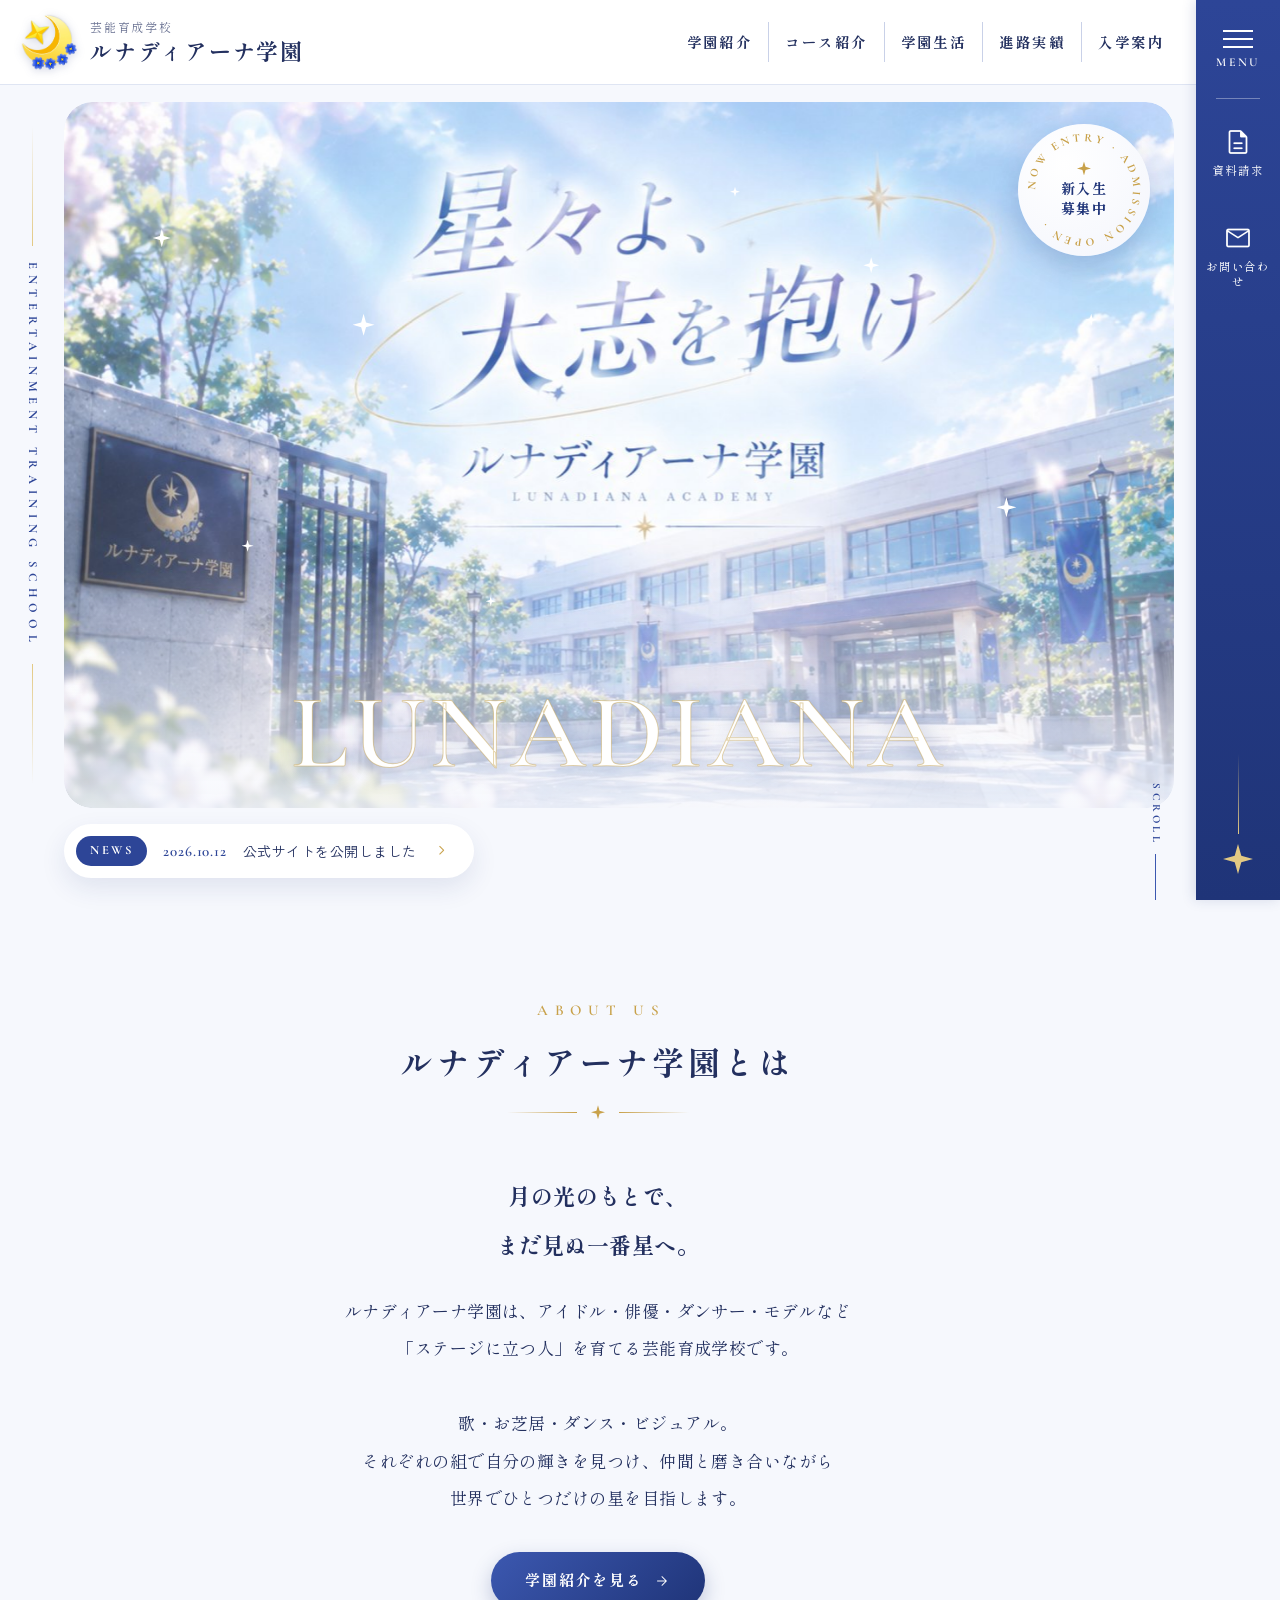
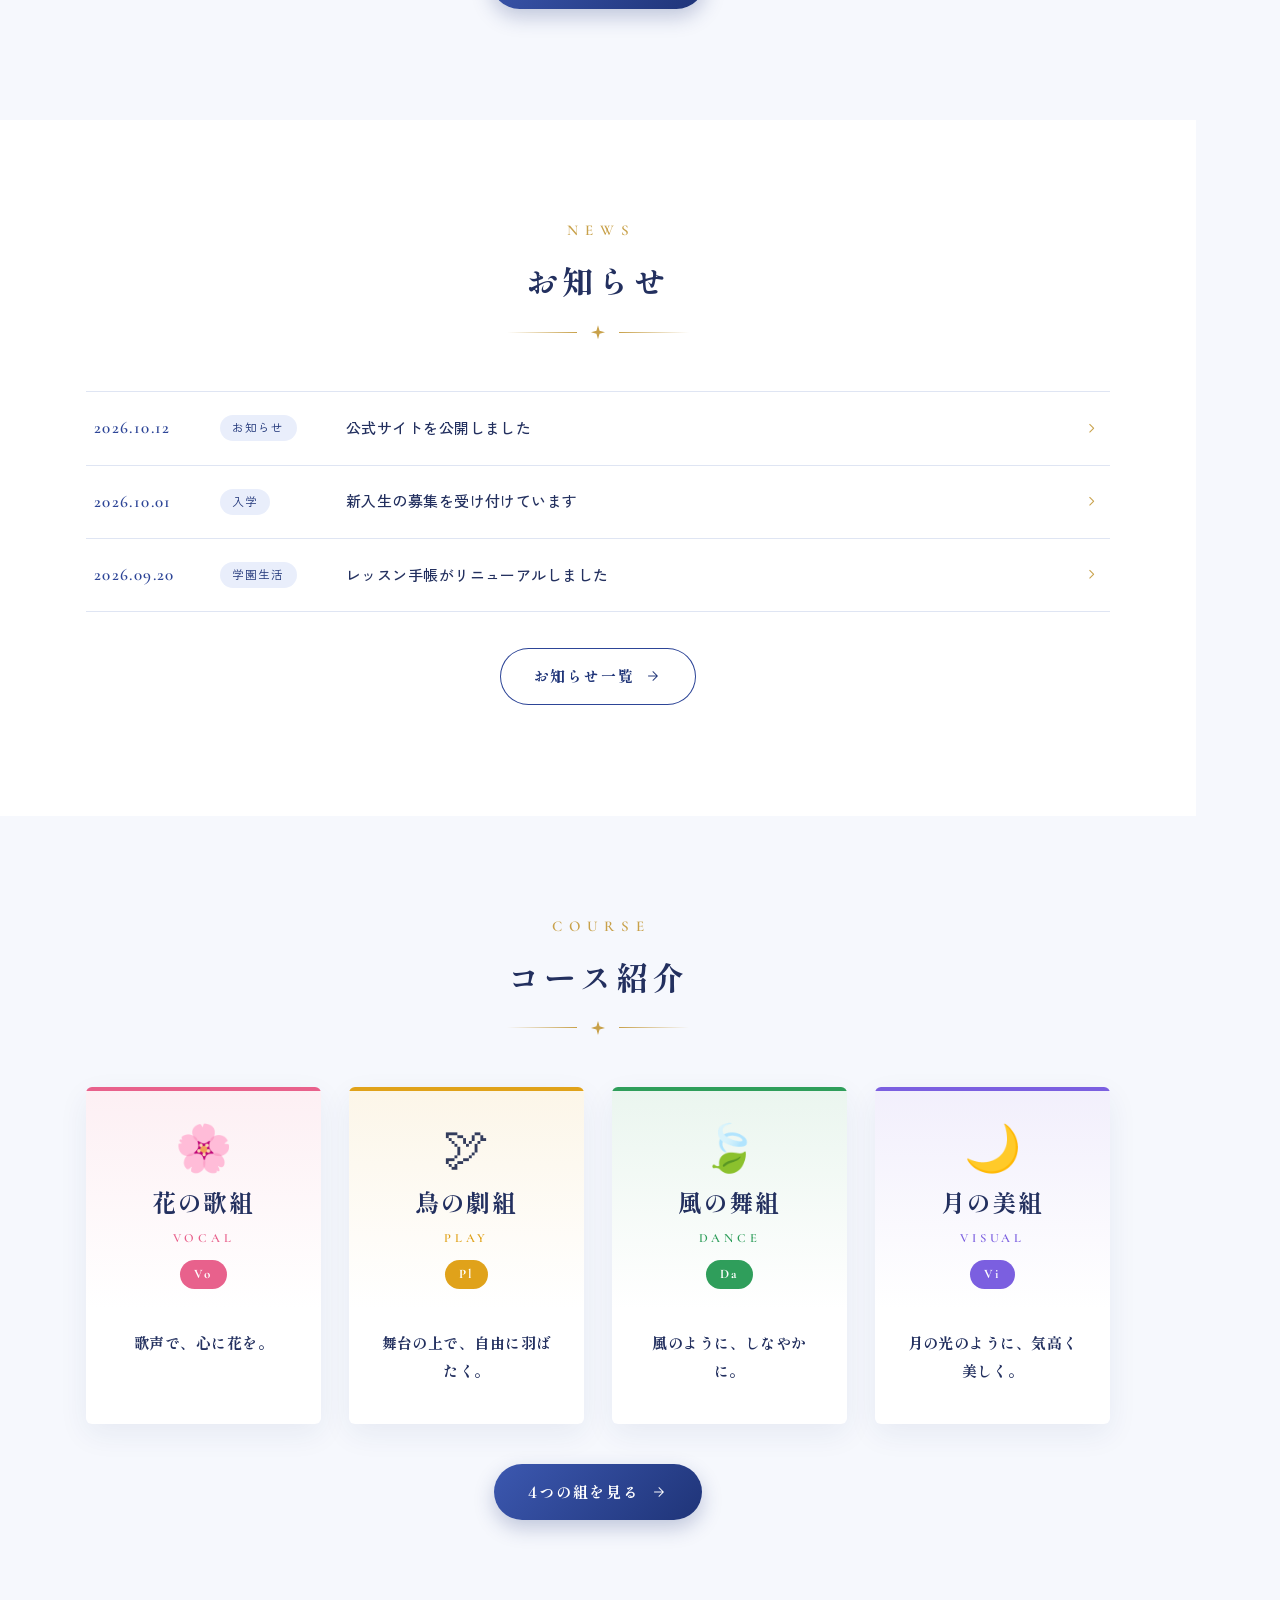
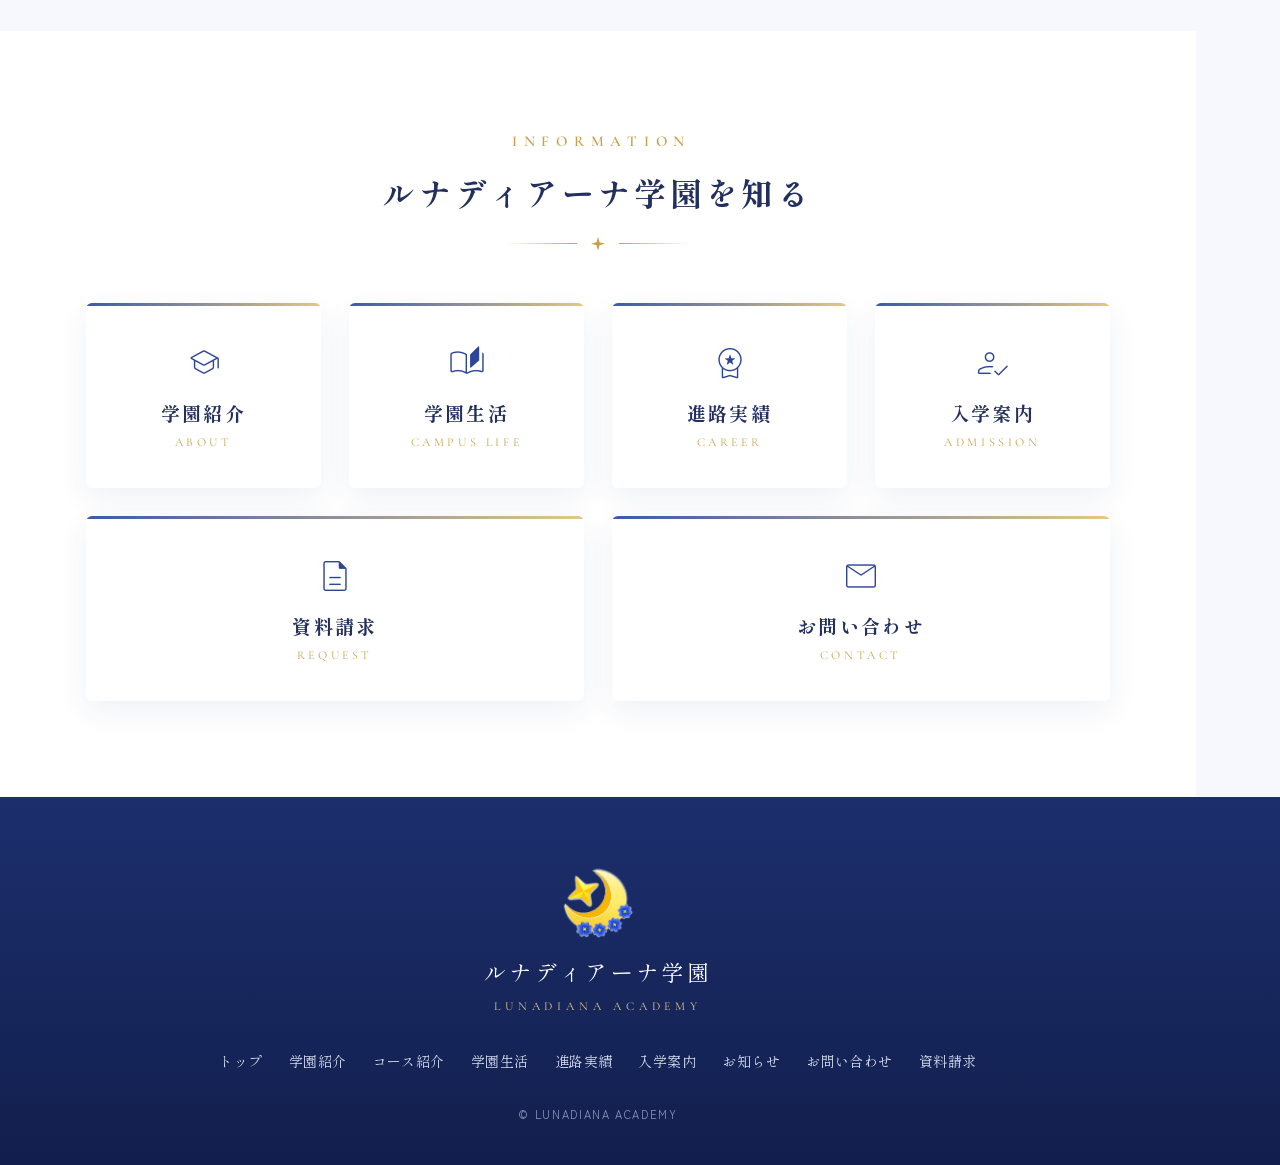
<file: index.html>
<!doctype html>
<html lang="ja">
<head>
<meta charset="utf-8">
<meta name="viewport" content="width=device-width, initial-scale=1">
<title>ルナディアーナ学園｜芸能育成学校</title>
<meta name="description" content="芸能育成学校 ルナディアーナ学園の公式サイトです。">
<link rel="icon" href="img/icon.png">
<link rel="apple-touch-icon" href="img/icon.png">
<link rel="preconnect" href="https://fonts.googleapis.com">
<link rel="preconnect" href="https://fonts.gstatic.com" crossorigin>
<link rel="stylesheet" href="https://fonts.googleapis.com/css2?family=Cormorant+Garamond:wght@500;600;700&family=Shippori+Mincho+B1:wght@500;700&family=Zen+Kaku+Gothic+New:wght@400;500;700&display=swap">
<link rel="stylesheet" href="https://fonts.googleapis.com/css2?family=Material+Symbols+Rounded:opsz,wght,FILL,GRAD@20..48,200..400,0..1,0&display=block">
<link rel="stylesheet" href="css/style.css">
</head>
<body>
<header class="site-header" id="site-header"></header>
<main id="app" data-page="home"></main>
<script src="js/common.js"></script>
</body>
</html>
</file>
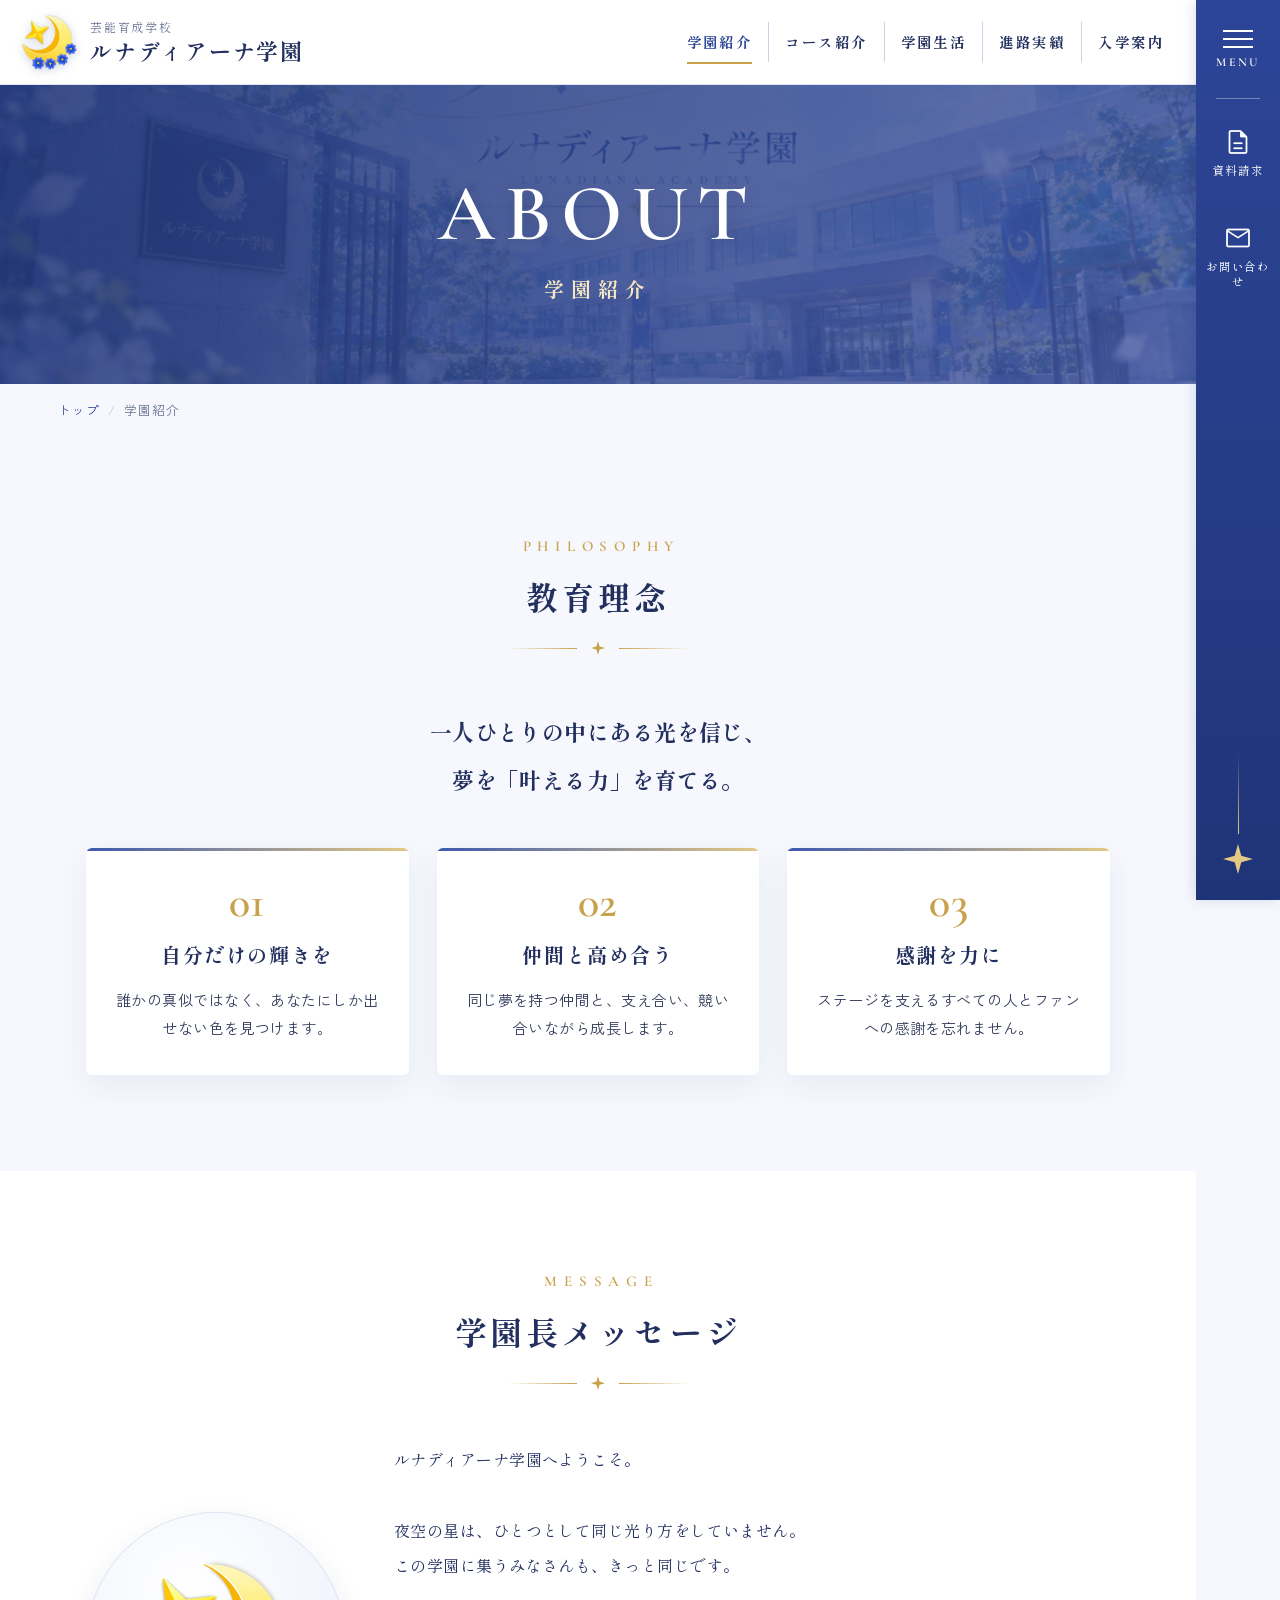
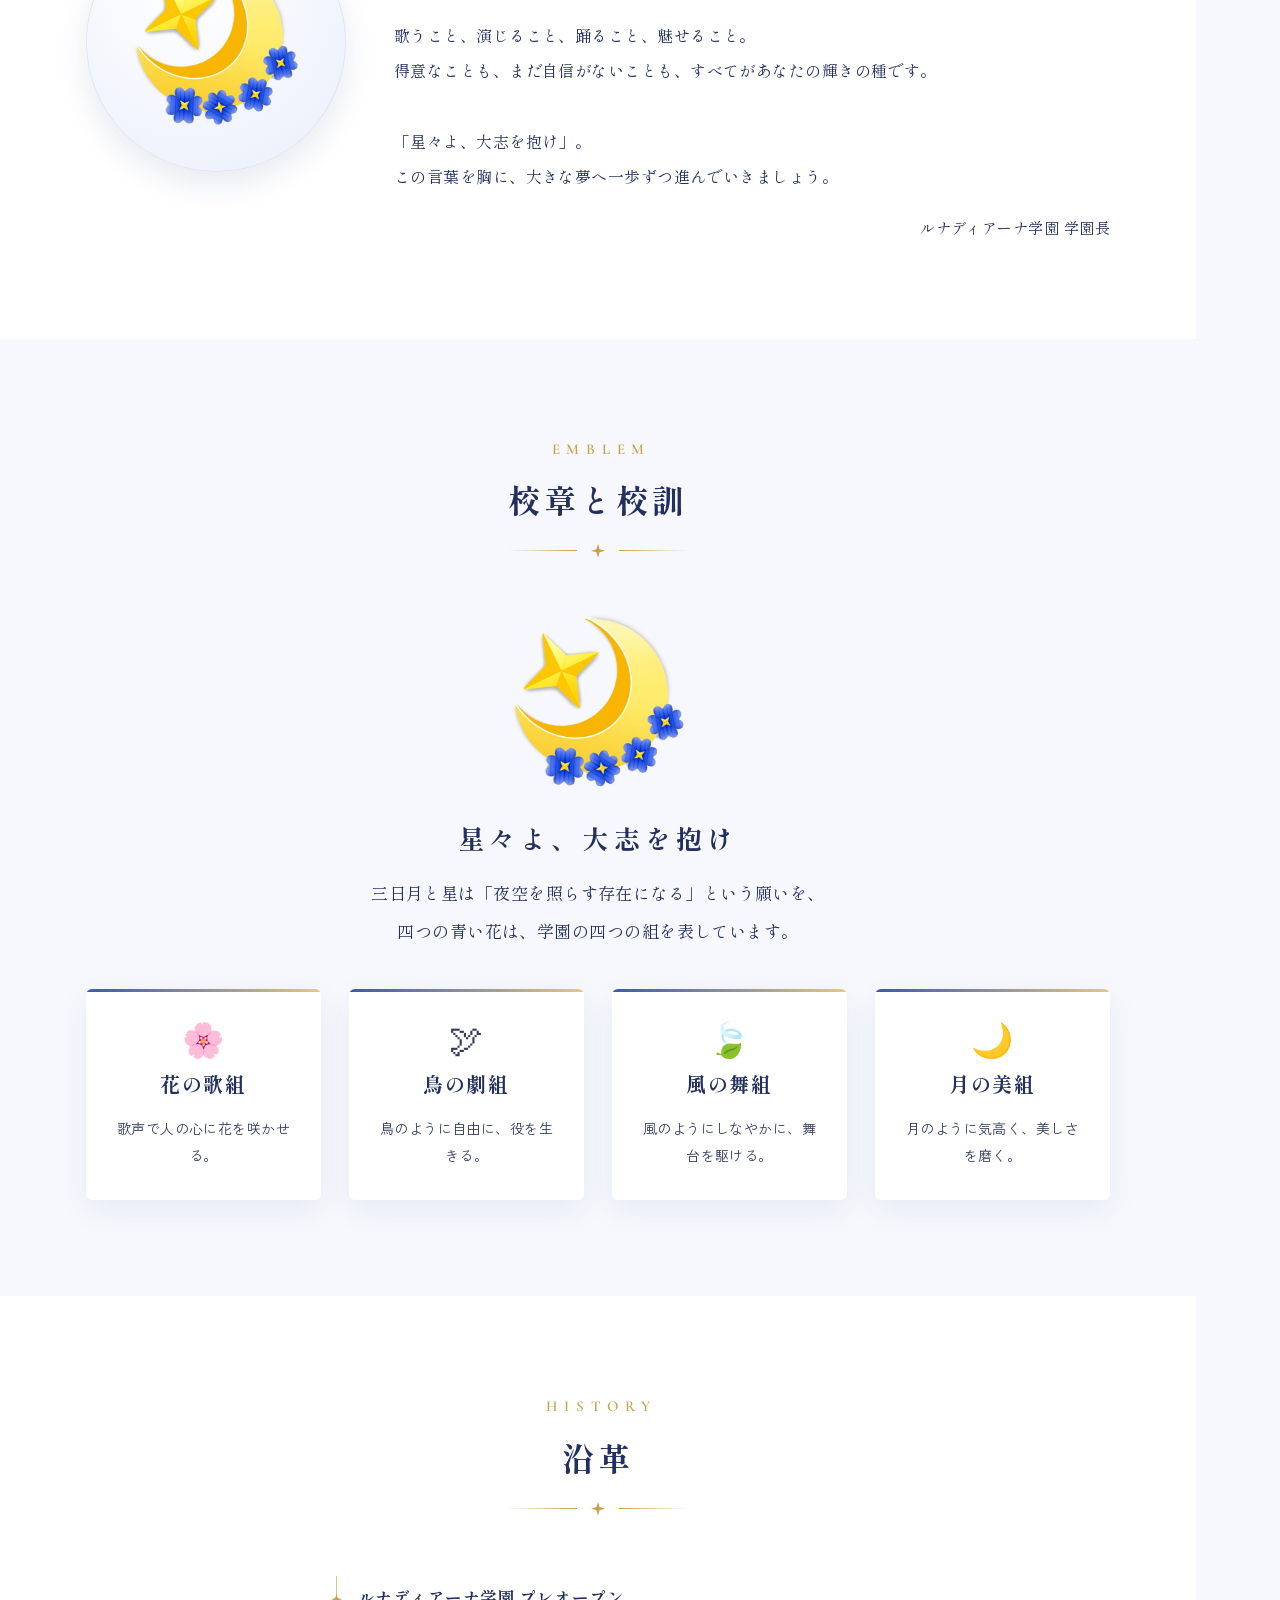
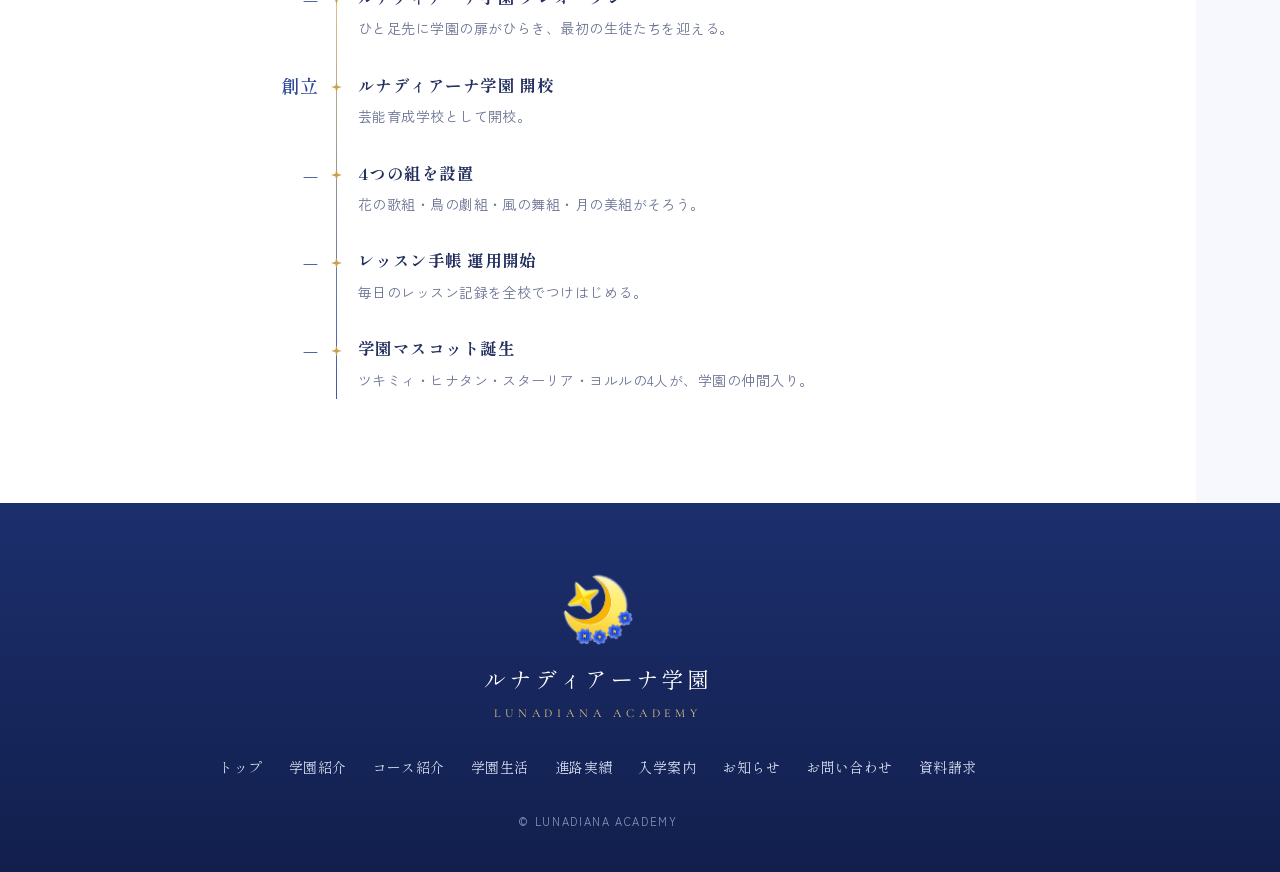
<file: about.html>
<!doctype html>
<html lang="ja">
<head>
<meta charset="utf-8">
<meta name="viewport" content="width=device-width, initial-scale=1">
<title>学園紹介 | ルナディアーナ学園</title>
<meta name="description" content="ルナディアーナ学園の学園紹介ページです。">
<link rel="icon" href="img/icon.png">
<link rel="apple-touch-icon" href="img/icon.png">
<link rel="preconnect" href="https://fonts.googleapis.com">
<link rel="preconnect" href="https://fonts.gstatic.com" crossorigin>
<link rel="stylesheet" href="https://fonts.googleapis.com/css2?family=Cormorant+Garamond:wght@500;600;700&family=Shippori+Mincho+B1:wght@500;700&family=Zen+Kaku+Gothic+New:wght@400;500;700&display=swap">
<link rel="stylesheet" href="https://fonts.googleapis.com/css2?family=Material+Symbols+Rounded:opsz,wght,FILL,GRAD@20..48,200..400,0..1,0&display=block">
<link rel="stylesheet" href="css/style.css">
</head>
<body>
<header class="site-header" id="site-header"></header>
<main id="app" data-page="about"></main>
<script src="js/common.js"></script>
</body>
</html>
</file>
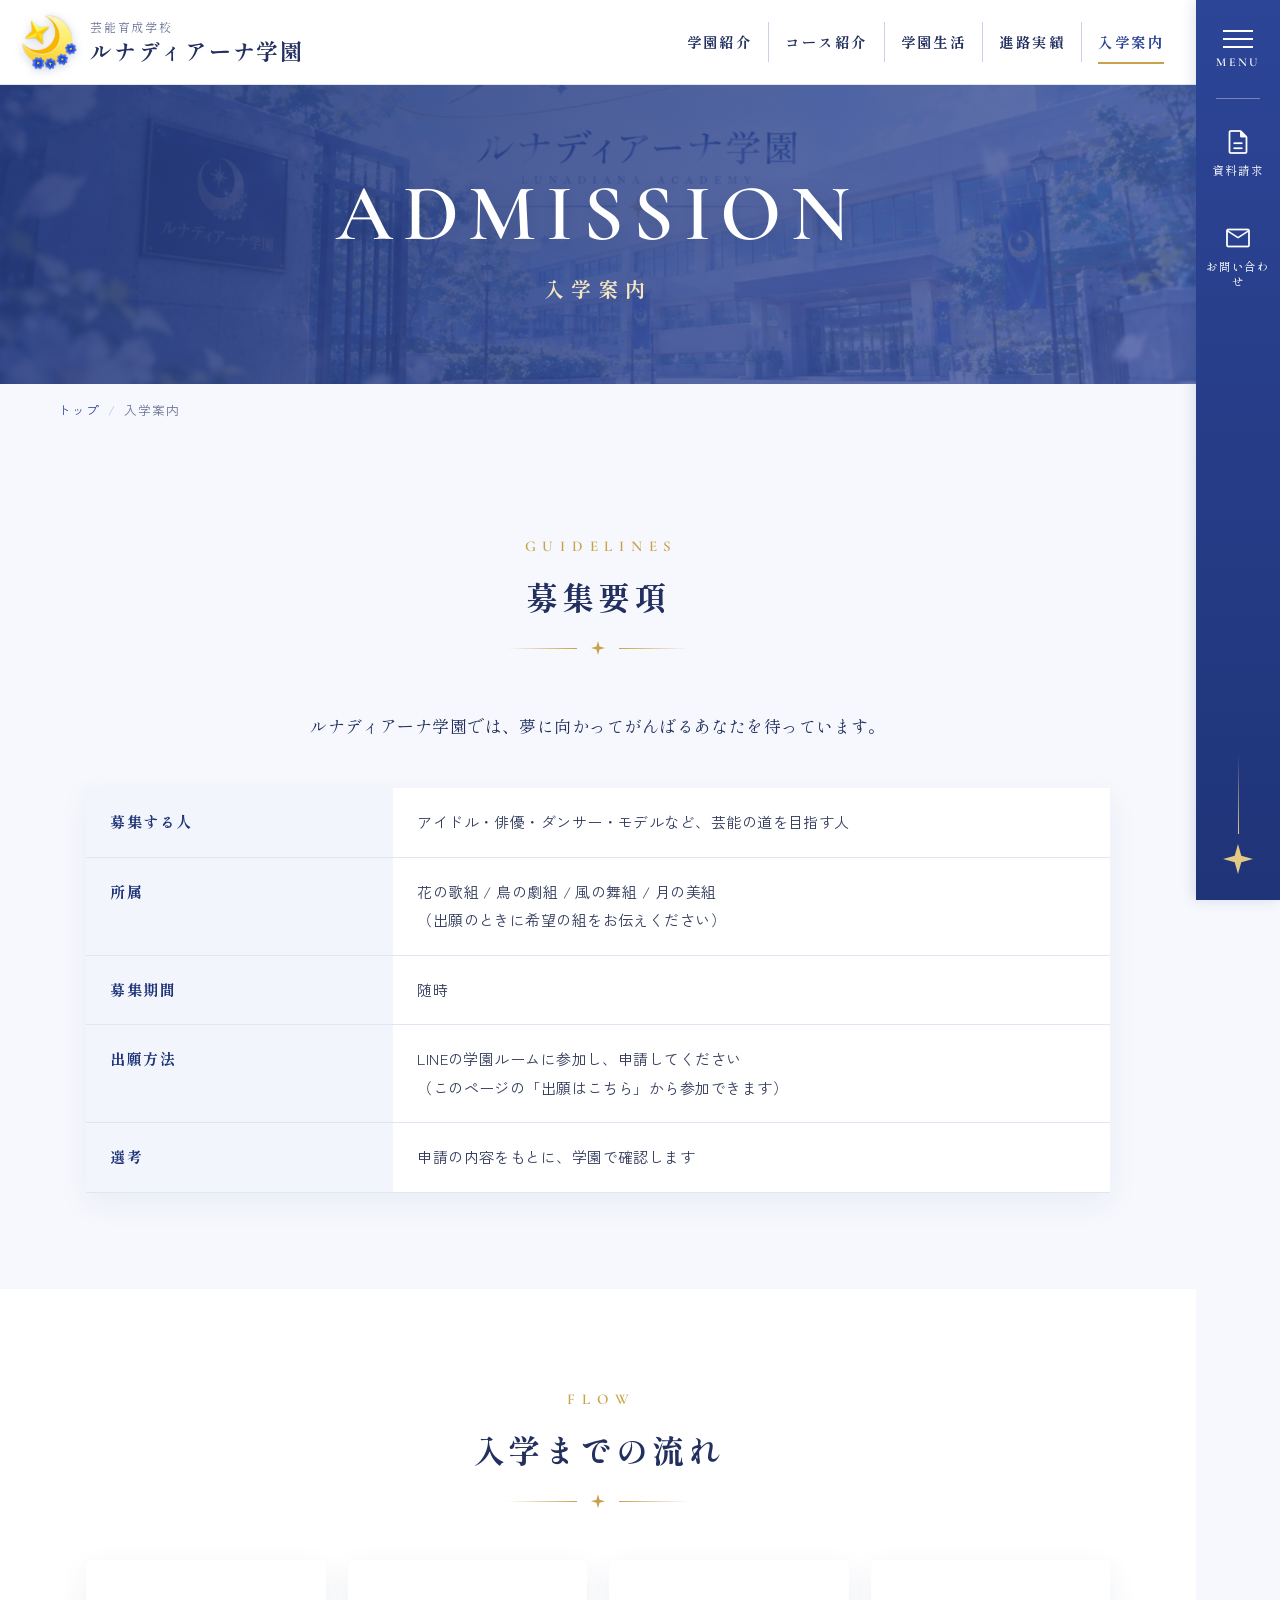
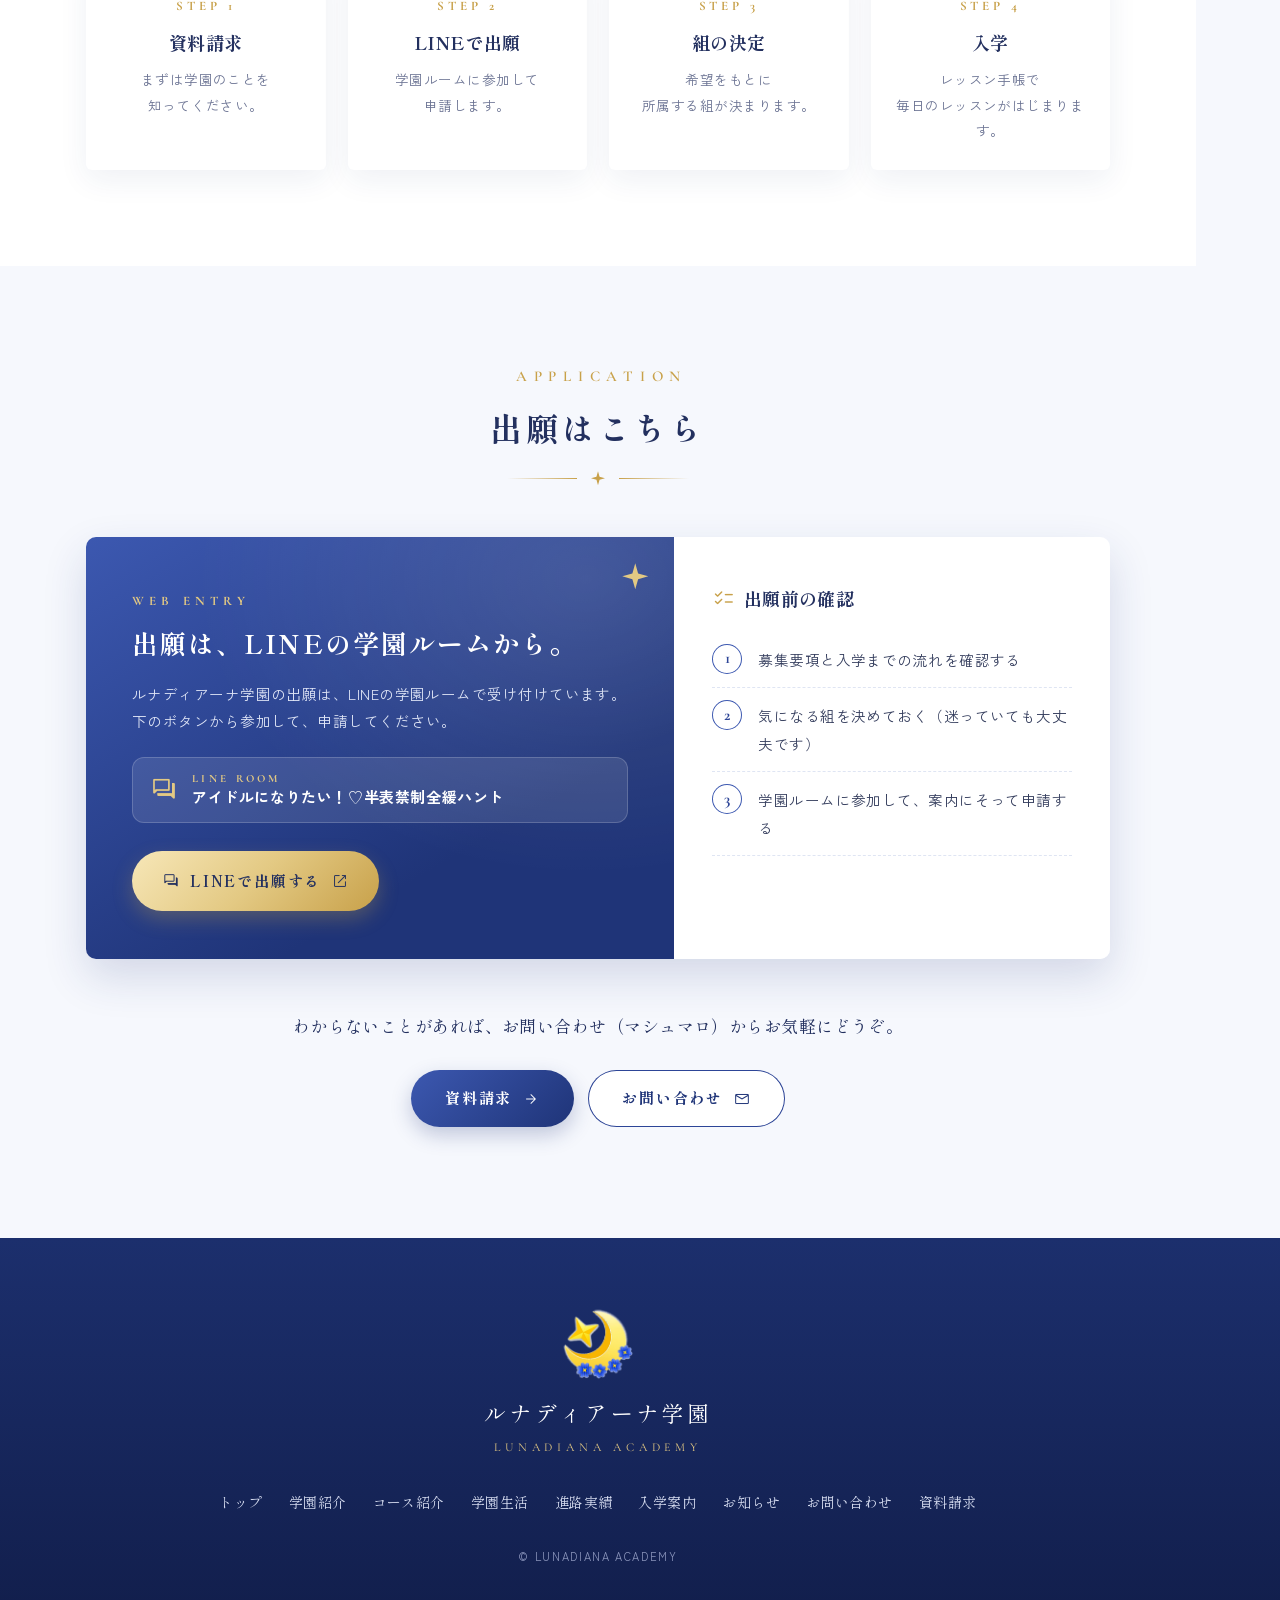
<file: admission.html>
<!doctype html>
<html lang="ja">
<head>
<meta charset="utf-8">
<meta name="viewport" content="width=device-width, initial-scale=1">
<title>入学案内 | ルナディアーナ学園</title>
<meta name="description" content="ルナディアーナ学園の入学案内ページです。">
<link rel="icon" href="img/icon.png">
<link rel="apple-touch-icon" href="img/icon.png">
<link rel="preconnect" href="https://fonts.googleapis.com">
<link rel="preconnect" href="https://fonts.gstatic.com" crossorigin>
<link rel="stylesheet" href="https://fonts.googleapis.com/css2?family=Cormorant+Garamond:wght@500;600;700&family=Shippori+Mincho+B1:wght@500;700&family=Zen+Kaku+Gothic+New:wght@400;500;700&display=swap">
<link rel="stylesheet" href="https://fonts.googleapis.com/css2?family=Material+Symbols+Rounded:opsz,wght,FILL,GRAD@20..48,200..400,0..1,0&display=block">
<link rel="stylesheet" href="css/style.css">
</head>
<body>
<header class="site-header" id="site-header"></header>
<main id="app" data-page="admission"></main>
<script src="js/common.js"></script>
</body>
</html>
</file>
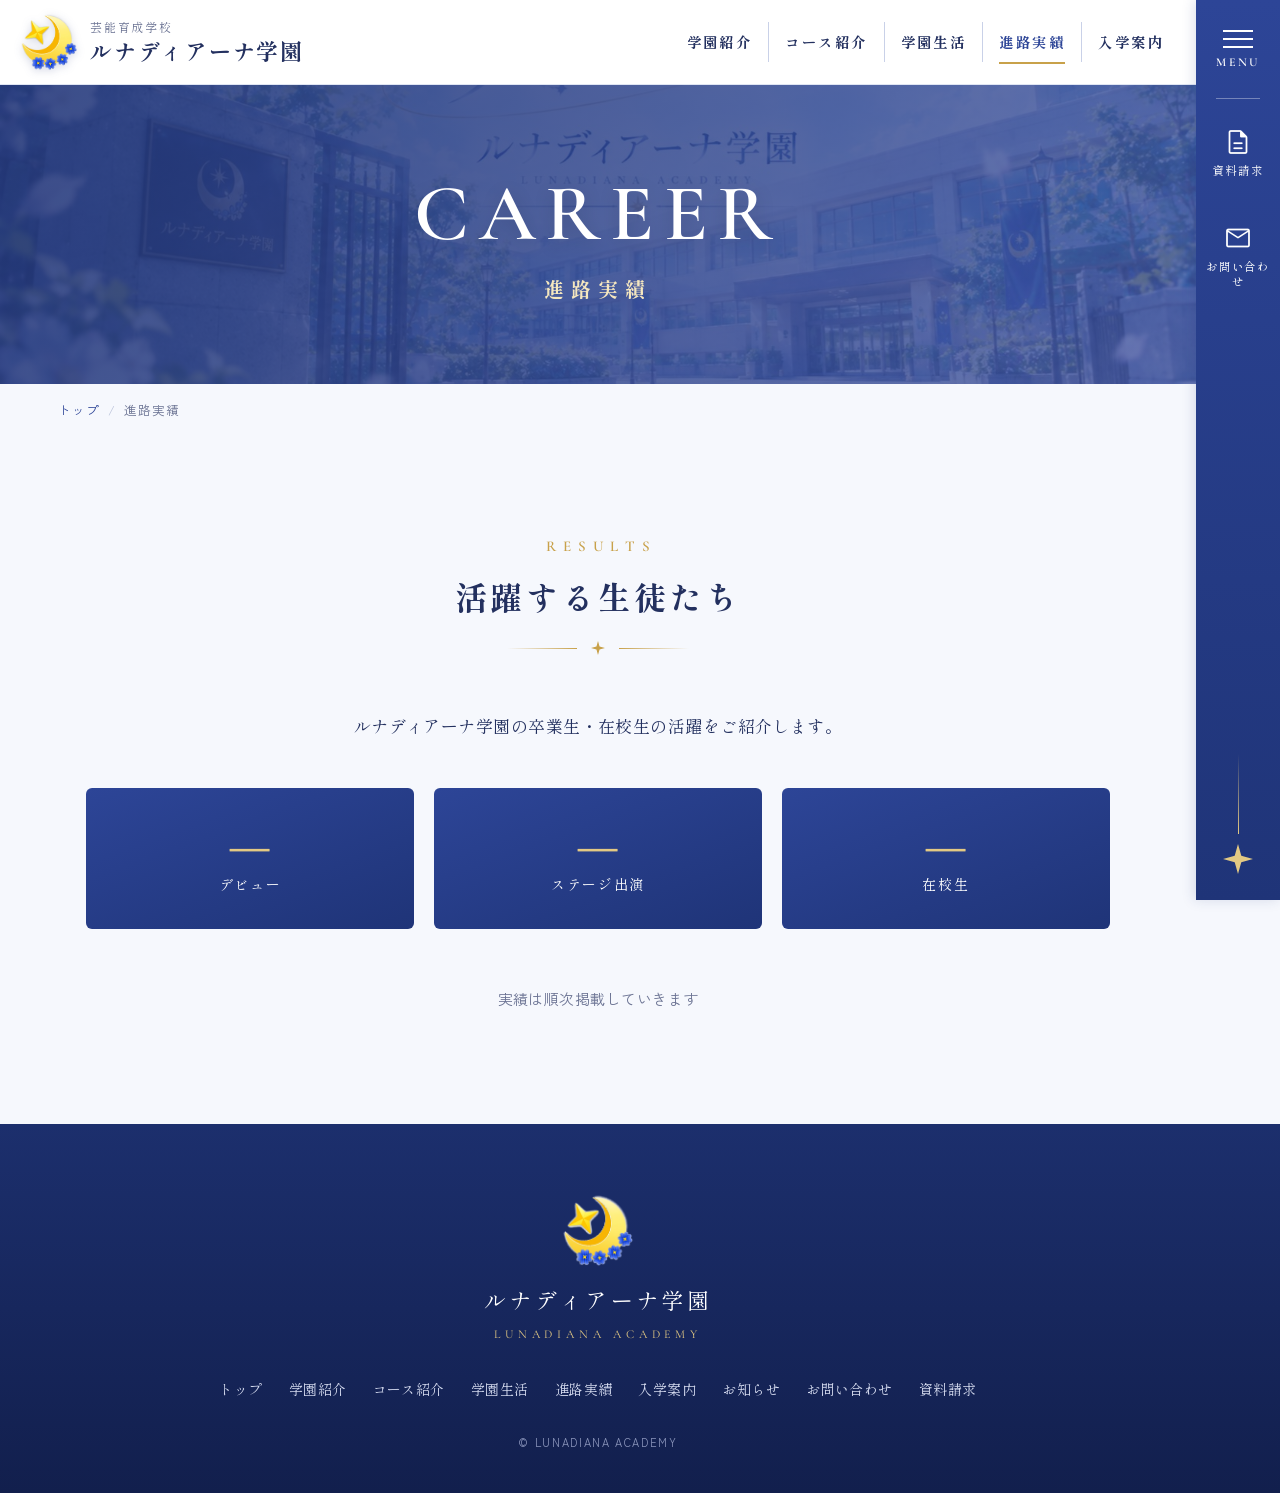
<file: career.html>
<!doctype html>
<html lang="ja">
<head>
<meta charset="utf-8">
<meta name="viewport" content="width=device-width, initial-scale=1">
<title>進路実績 | ルナディアーナ学園</title>
<meta name="description" content="ルナディアーナ学園の進路実績ページです。">
<link rel="icon" href="img/icon.png">
<link rel="apple-touch-icon" href="img/icon.png">
<link rel="preconnect" href="https://fonts.googleapis.com">
<link rel="preconnect" href="https://fonts.gstatic.com" crossorigin>
<link rel="stylesheet" href="https://fonts.googleapis.com/css2?family=Cormorant+Garamond:wght@500;600;700&family=Shippori+Mincho+B1:wght@500;700&family=Zen+Kaku+Gothic+New:wght@400;500;700&display=swap">
<link rel="stylesheet" href="https://fonts.googleapis.com/css2?family=Material+Symbols+Rounded:opsz,wght,FILL,GRAD@20..48,200..400,0..1,0&display=block">
<link rel="stylesheet" href="css/style.css">
</head>
<body>
<header class="site-header" id="site-header"></header>
<main id="app" data-page="career"></main>
<script src="js/common.js"></script>
</body>
</html>
</file>
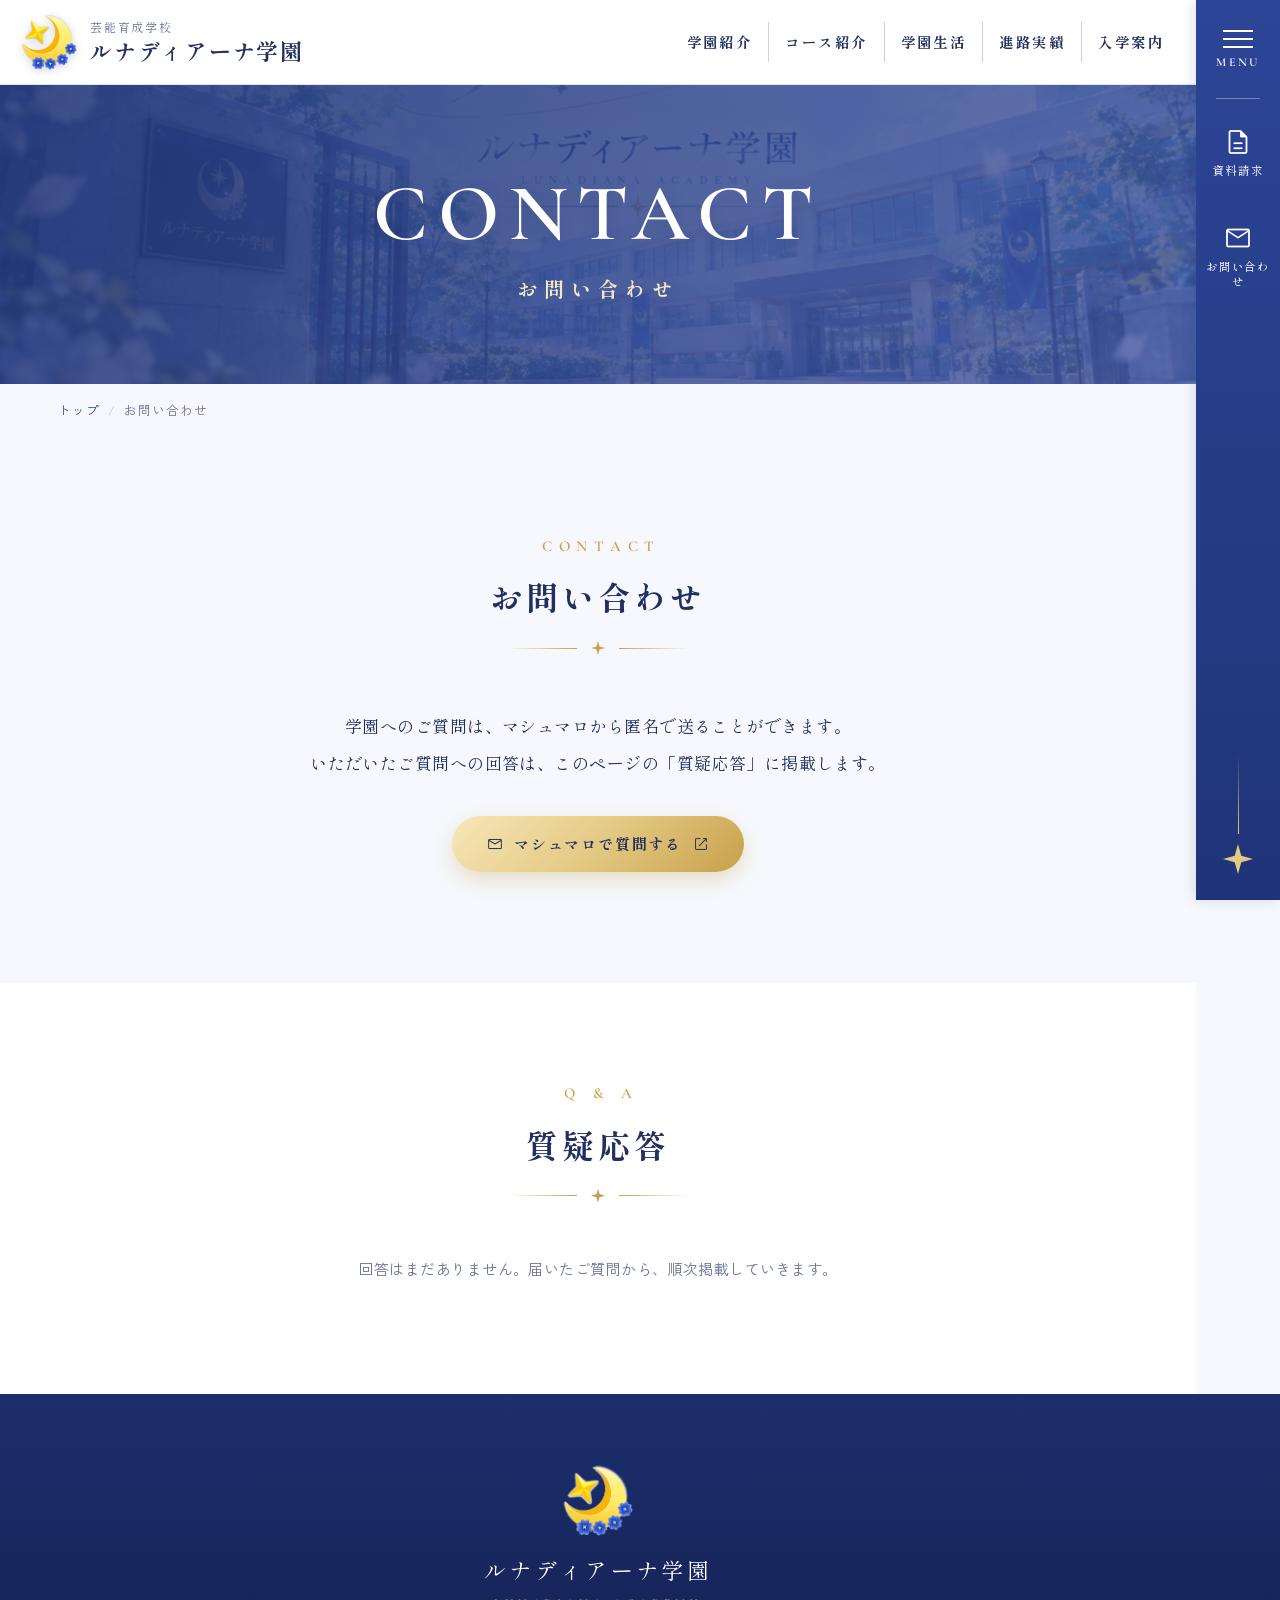
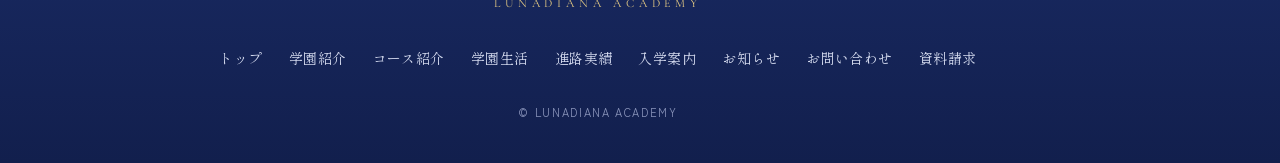
<file: contact.html>
<!doctype html>
<html lang="ja">
<head>
<meta charset="utf-8">
<meta name="viewport" content="width=device-width, initial-scale=1">
<title>お問い合わせ | ルナディアーナ学園</title>
<meta name="description" content="ルナディアーナ学園のお問い合わせページです。">
<link rel="icon" href="img/icon.png">
<link rel="apple-touch-icon" href="img/icon.png">
<link rel="preconnect" href="https://fonts.googleapis.com">
<link rel="preconnect" href="https://fonts.gstatic.com" crossorigin>
<link rel="stylesheet" href="https://fonts.googleapis.com/css2?family=Cormorant+Garamond:wght@500;600;700&family=Shippori+Mincho+B1:wght@500;700&family=Zen+Kaku+Gothic+New:wght@400;500;700&display=swap">
<link rel="stylesheet" href="https://fonts.googleapis.com/css2?family=Material+Symbols+Rounded:opsz,wght,FILL,GRAD@20..48,200..400,0..1,0&display=block">
<link rel="stylesheet" href="css/style.css">
</head>
<body>
<header class="site-header" id="site-header"></header>
<main id="app" data-page="contact"></main>
<script src="js/common.js"></script>
</body>
</html>
</file>
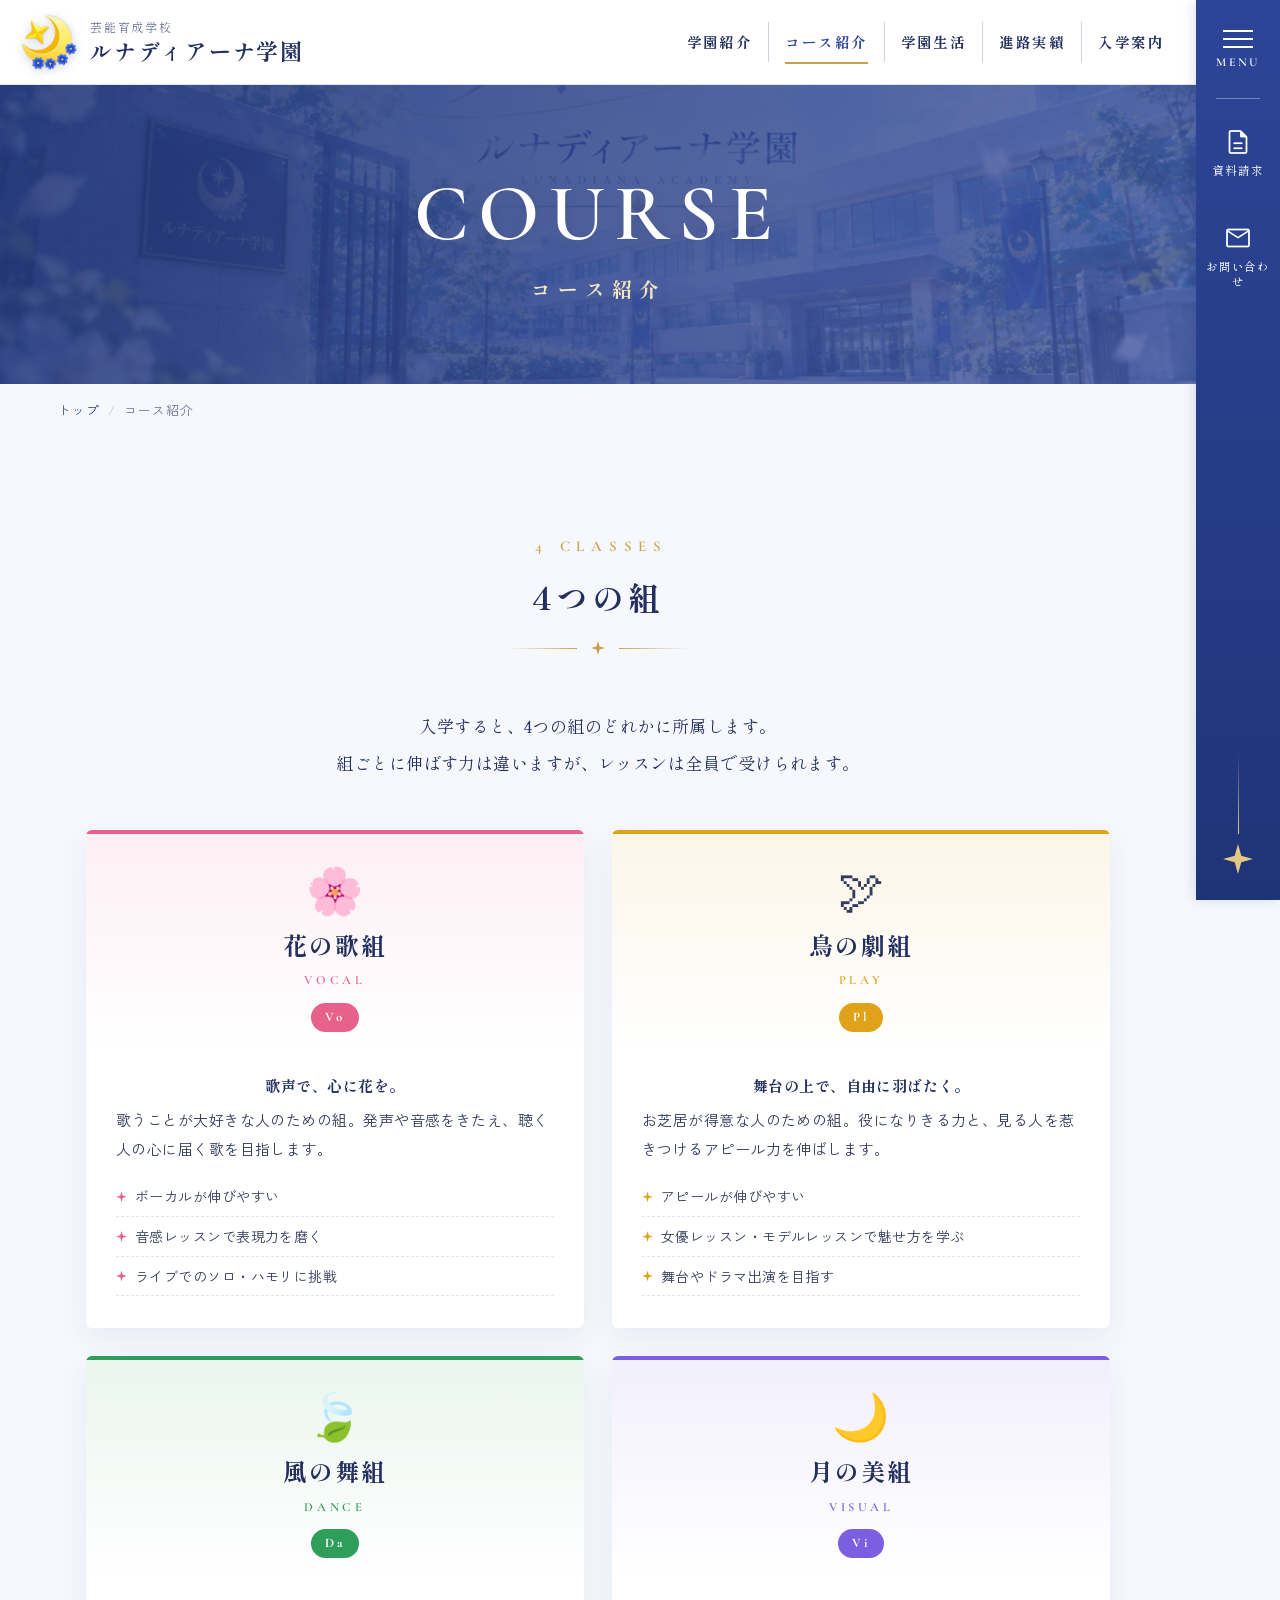
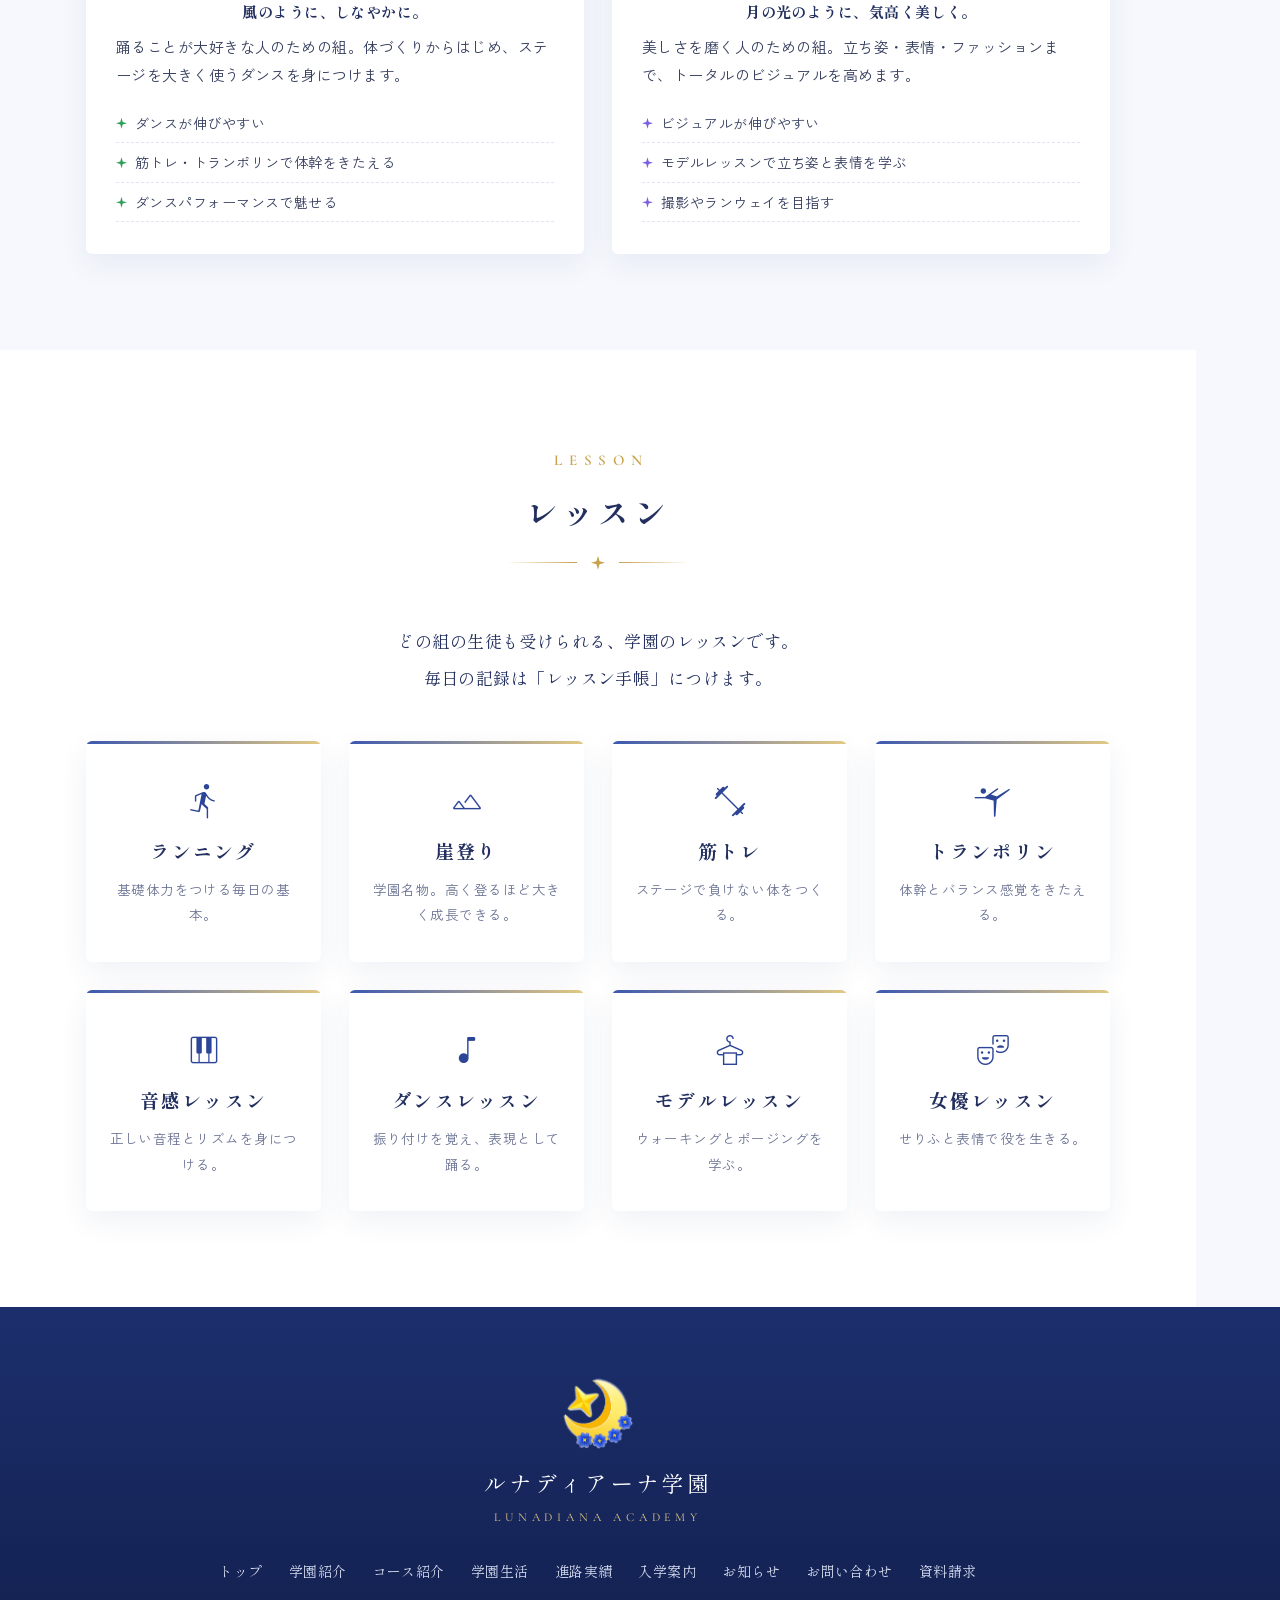
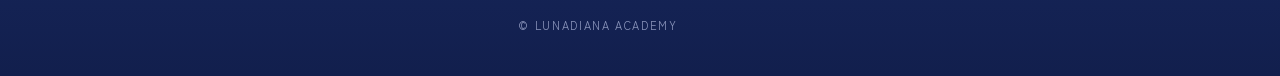
<file: courses.html>
<!doctype html>
<html lang="ja">
<head>
<meta charset="utf-8">
<meta name="viewport" content="width=device-width, initial-scale=1">
<title>コース紹介 | ルナディアーナ学園</title>
<meta name="description" content="ルナディアーナ学園のコース紹介ページです。">
<link rel="icon" href="img/icon.png">
<link rel="apple-touch-icon" href="img/icon.png">
<link rel="preconnect" href="https://fonts.googleapis.com">
<link rel="preconnect" href="https://fonts.gstatic.com" crossorigin>
<link rel="stylesheet" href="https://fonts.googleapis.com/css2?family=Cormorant+Garamond:wght@500;600;700&family=Shippori+Mincho+B1:wght@500;700&family=Zen+Kaku+Gothic+New:wght@400;500;700&display=swap">
<link rel="stylesheet" href="https://fonts.googleapis.com/css2?family=Material+Symbols+Rounded:opsz,wght,FILL,GRAD@20..48,200..400,0..1,0&display=block">
<link rel="stylesheet" href="css/style.css">
</head>
<body>
<header class="site-header" id="site-header"></header>
<main id="app" data-page="courses"></main>
<script src="js/common.js"></script>
</body>
</html>
</file>
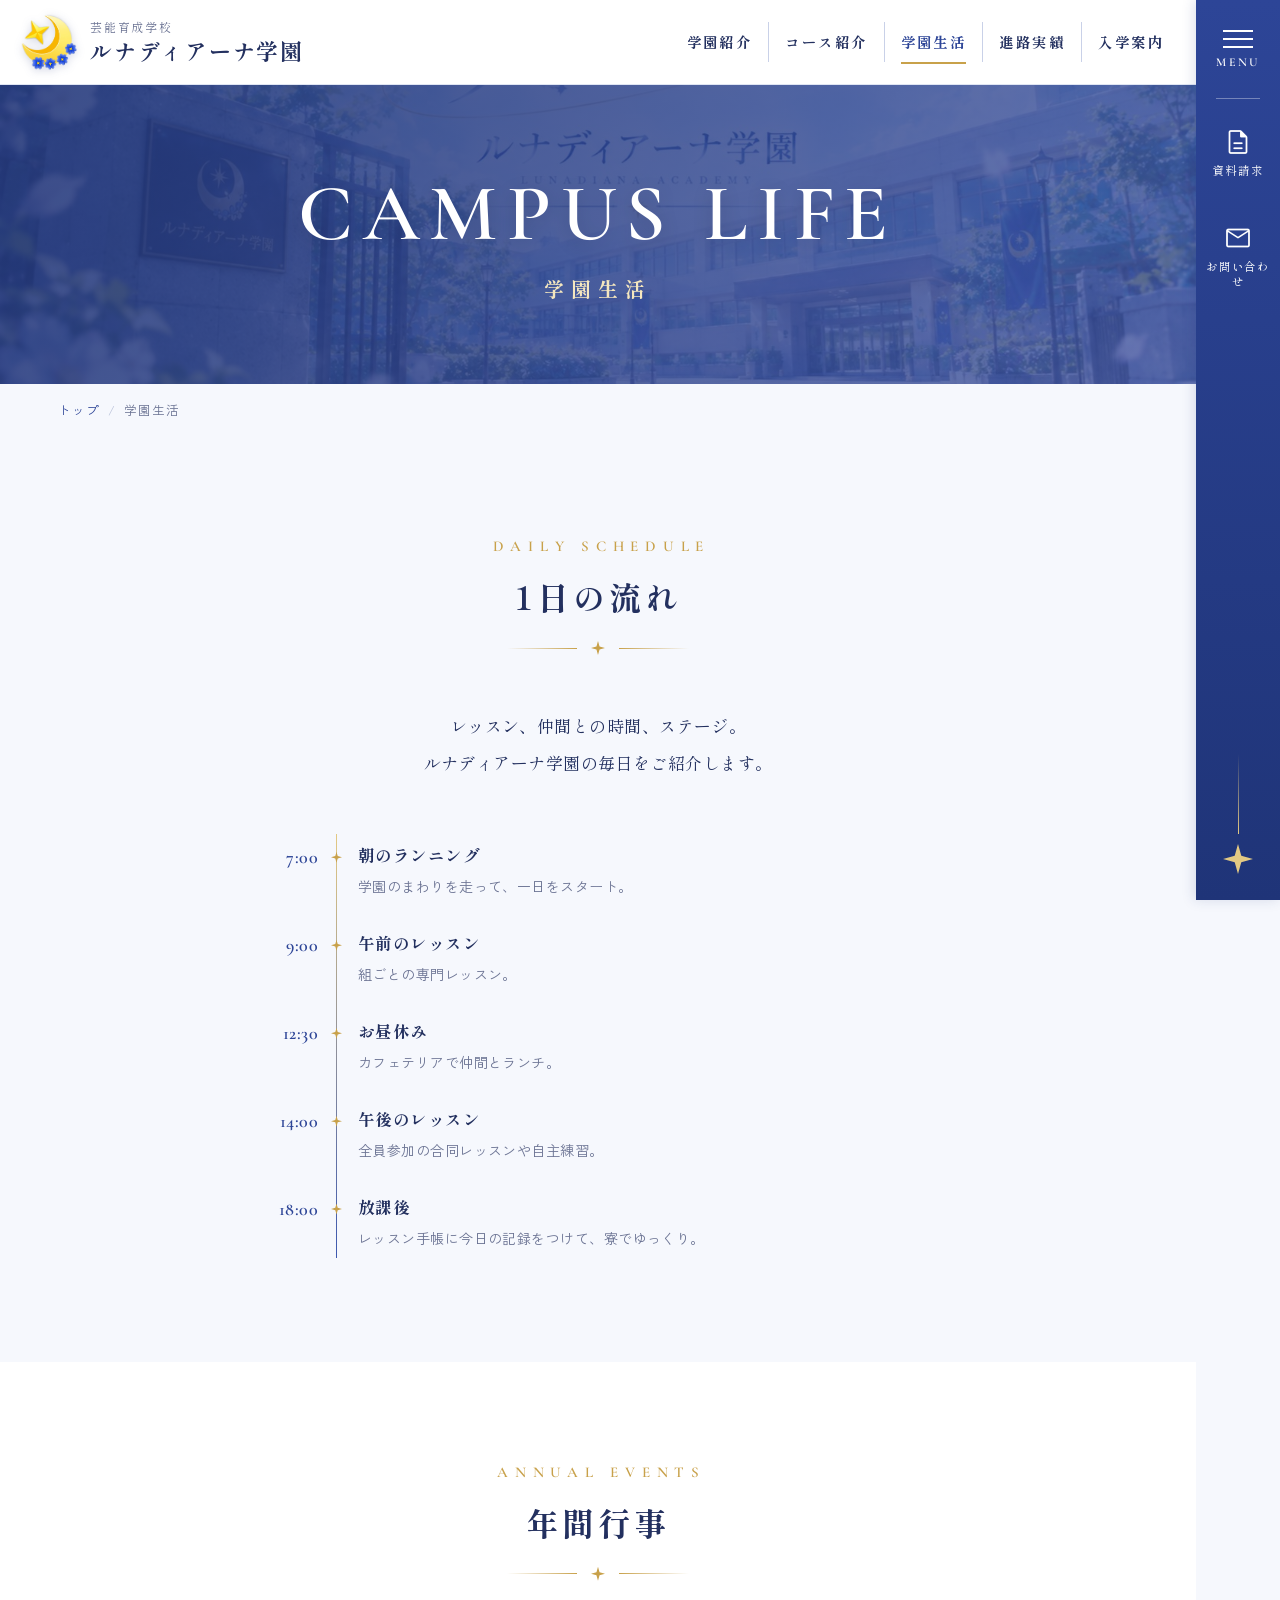
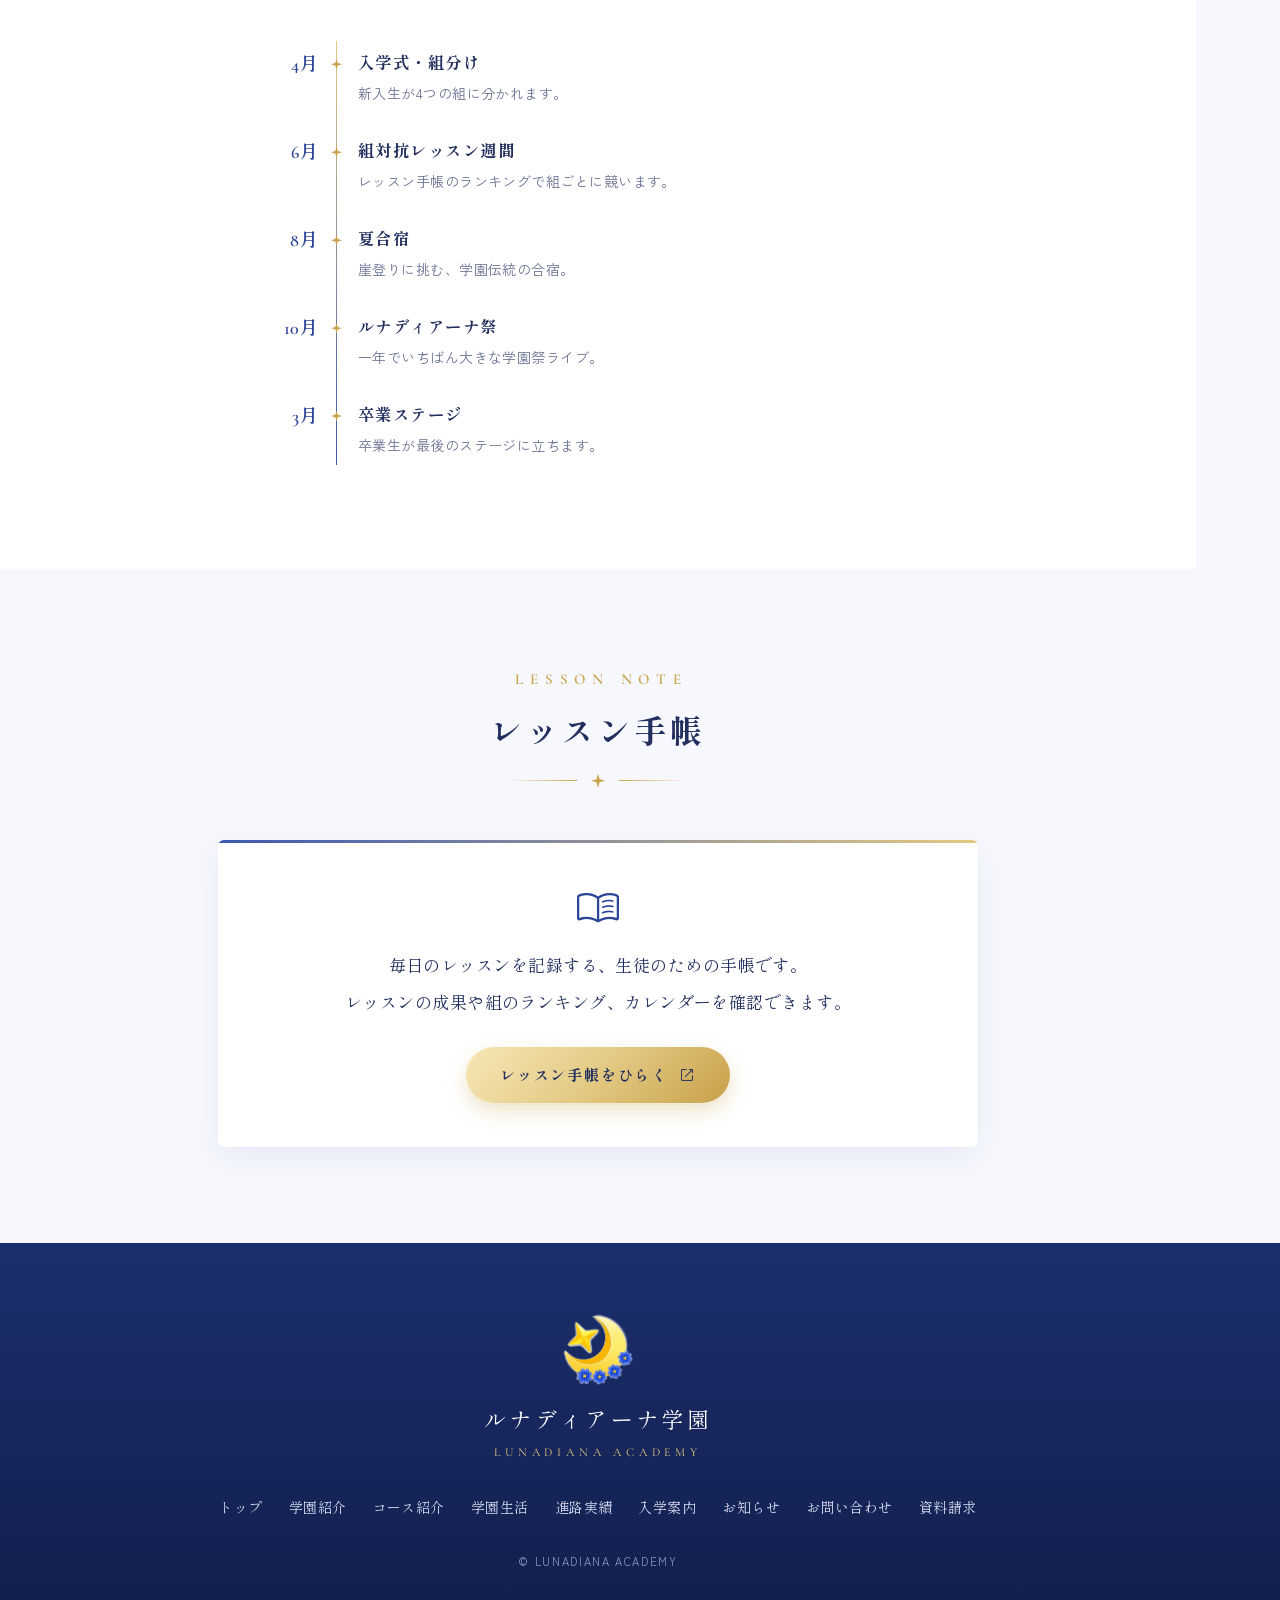
<file: life.html>
<!doctype html>
<html lang="ja">
<head>
<meta charset="utf-8">
<meta name="viewport" content="width=device-width, initial-scale=1">
<title>学園生活 | ルナディアーナ学園</title>
<meta name="description" content="ルナディアーナ学園の学園生活ページです。">
<link rel="icon" href="img/icon.png">
<link rel="apple-touch-icon" href="img/icon.png">
<link rel="preconnect" href="https://fonts.googleapis.com">
<link rel="preconnect" href="https://fonts.gstatic.com" crossorigin>
<link rel="stylesheet" href="https://fonts.googleapis.com/css2?family=Cormorant+Garamond:wght@500;600;700&family=Shippori+Mincho+B1:wght@500;700&family=Zen+Kaku+Gothic+New:wght@400;500;700&display=swap">
<link rel="stylesheet" href="https://fonts.googleapis.com/css2?family=Material+Symbols+Rounded:opsz,wght,FILL,GRAD@20..48,200..400,0..1,0&display=block">
<link rel="stylesheet" href="css/style.css">
</head>
<body>
<header class="site-header" id="site-header"></header>
<main id="app" data-page="life"></main>
<script src="js/common.js"></script>
</body>
</html>
</file>
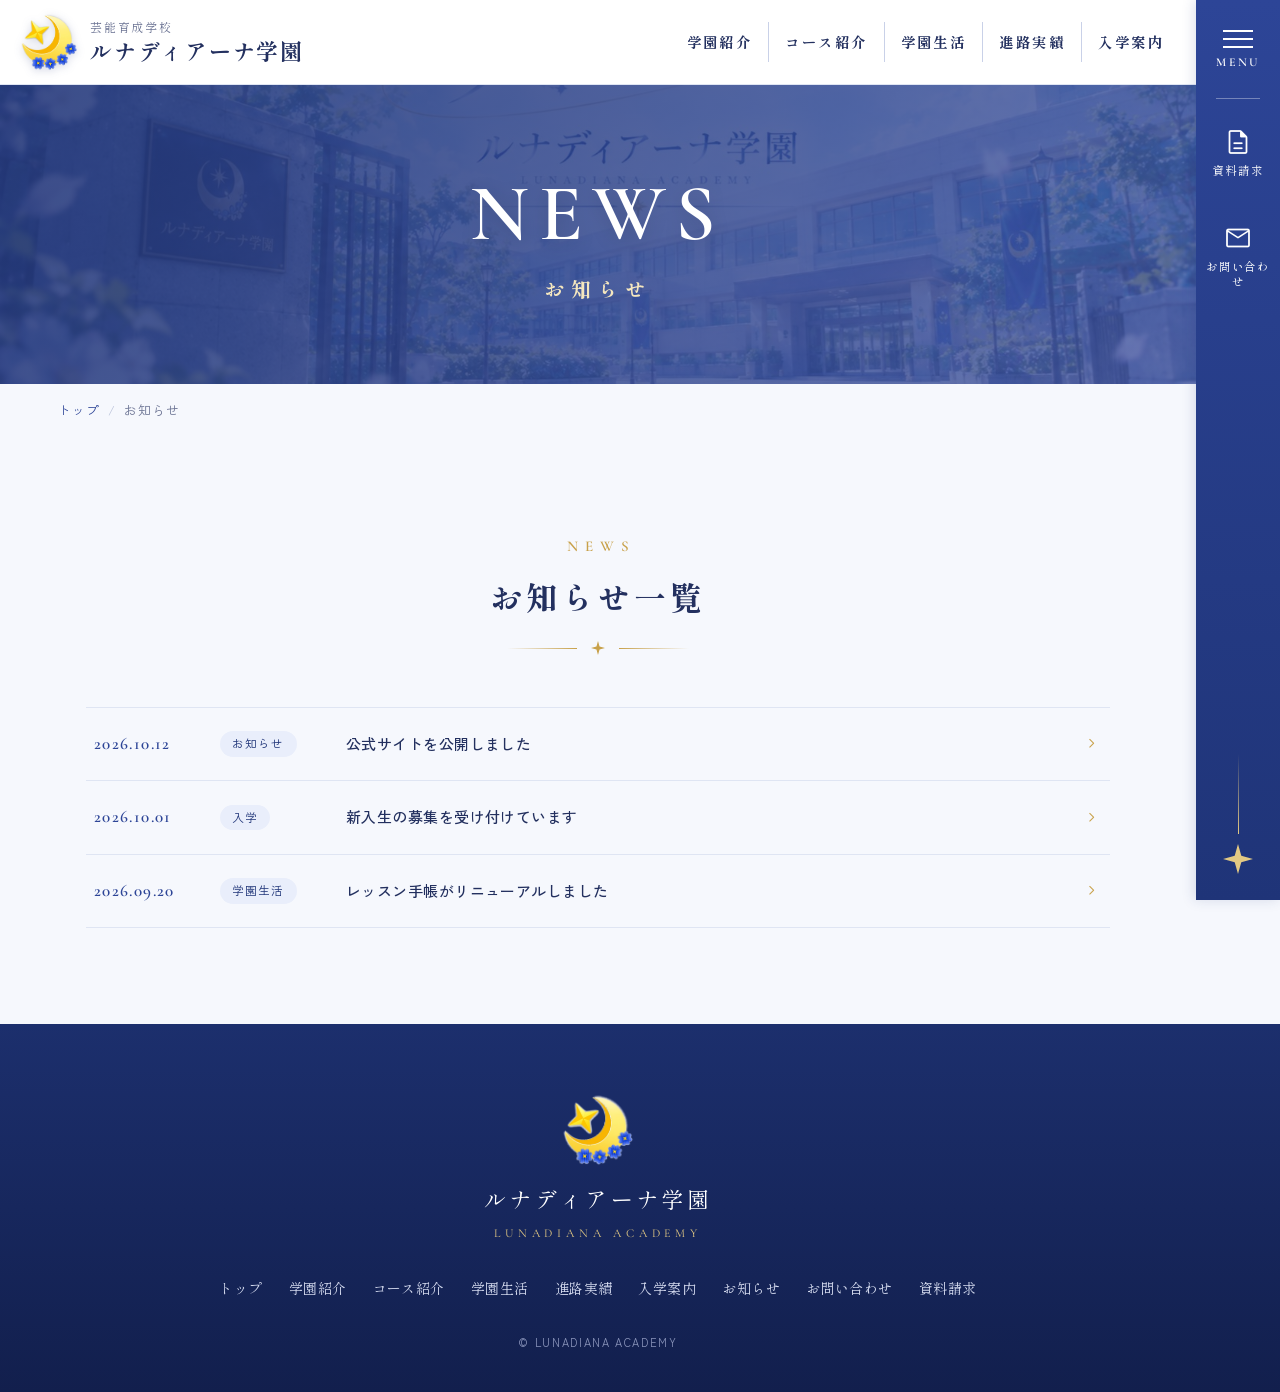
<file: news.html>
<!doctype html>
<html lang="ja">
<head>
<meta charset="utf-8">
<meta name="viewport" content="width=device-width, initial-scale=1">
<title>お知らせ | ルナディアーナ学園</title>
<meta name="description" content="ルナディアーナ学園のお知らせページです。">
<link rel="icon" href="img/icon.png">
<link rel="apple-touch-icon" href="img/icon.png">
<link rel="preconnect" href="https://fonts.googleapis.com">
<link rel="preconnect" href="https://fonts.gstatic.com" crossorigin>
<link rel="stylesheet" href="https://fonts.googleapis.com/css2?family=Cormorant+Garamond:wght@500;600;700&family=Shippori+Mincho+B1:wght@500;700&family=Zen+Kaku+Gothic+New:wght@400;500;700&display=swap">
<link rel="stylesheet" href="https://fonts.googleapis.com/css2?family=Material+Symbols+Rounded:opsz,wght,FILL,GRAD@20..48,200..400,0..1,0&display=block">
<link rel="stylesheet" href="css/style.css">
</head>
<body>
<header class="site-header" id="site-header"></header>
<main id="app" data-page="news"></main>
<script src="js/common.js"></script>
</body>
</html>
</file>
<file: css/style.css>
/* ルナディアーナ学園 公式サイト 共通スタイル */
:root {
  --navy: #1f3478; --navy2: #2d4597; --navy3: #3c58b0; --ink: #23305f; --text: #333c5c; --sub: #6b7393;
  --gold: #c8a14a; --gold2: #e3c983; --gold3: #f5e7bf;
  --paper: #ffffff; --bg: #f6f8fd; --sky: #e9eefb; --line: #dfe5f3;
  --rail: 84px;
  --ease: cubic-bezier(.22,1,.36,1);
}
* { box-sizing: border-box; }
html { scroll-behavior: smooth; }
html, body { margin: 0; overflow-x: hidden; overflow-x: clip; }
body { font-family: 'Zen Kaku Gothic New', 'Hiragino Sans', sans-serif; color: var(--text); background: var(--bg); font-size: 15px; line-height: 1.9; letter-spacing: .03em; }
a { color: inherit; text-decoration: none; }
img { max-width: 100%; display: block; }
button { font: inherit; cursor: pointer; border: 0; background: none; color: inherit; }
.mi { font-family: 'Material Symbols Rounded'; font-weight: normal; font-style: normal; letter-spacing: normal; text-transform: none; text-indent: 0; word-wrap: normal; direction: ltr; font-feature-settings: 'liga'; -webkit-font-feature-settings: 'liga'; font-size: 1.3em; line-height: 1; width: 1em; overflow: hidden; display: inline-block; vertical-align: -.22em; white-space: nowrap; font-variation-settings: 'FILL' 0, 'wght' 300; -webkit-font-smoothing: antialiased; }
.serif { font-family: 'Shippori Mincho B1', serif; }
.latin { font-family: 'Cormorant Garamond', serif; }

/* ---------- ヘッダー ---------- */
.site-header { position: sticky; top: 0; z-index: 50; height: 84px; display: flex; align-items: center; justify-content: space-between; gap: 20px;
  padding: 0 calc(var(--rail) + 28px) 0 28px; background: rgba(255,255,255,.96); backdrop-filter: blur(8px); -webkit-backdrop-filter: blur(8px); box-shadow: 0 1px 0 var(--line); }
.brand { display: flex; align-items: center; gap: 12px; }
.brand img { width: 58px; height: 58px; object-fit: contain; filter: drop-shadow(0 2px 4px rgba(31,52,120,.18)); }
.brand small { display: block; font-family: 'Shippori Mincho B1', serif; font-size: 12px; color: var(--sub); letter-spacing: .15em; line-height: 1.4; }
.brand b { display: block; font-family: 'Shippori Mincho B1', serif; font-weight: 700; font-size: 25px; color: var(--ink); letter-spacing: .08em; line-height: 1.3; }
.gnav { display: flex; align-items: center; }
.gnav a { position: relative; padding: 6px 24px; font-family: 'Shippori Mincho B1', serif; font-weight: 700; font-size: 15.5px; color: var(--ink); letter-spacing: .1em; transition: color .3s; }
.gnav a + a { border-left: 1px solid #c9d1e8; }
.gnav a::after { content: ''; position: absolute; left: 24px; right: 24px; bottom: -2px; height: 1.5px; background: var(--gold); transform: scaleX(0); transform-origin: left; transition: transform .45s var(--ease); }
.gnav a:hover, .gnav a.on { color: var(--navy2); }
.gnav a:hover::after, .gnav a.on::after { transform: scaleX(1); }

/* ---------- 右の縦レール ---------- */
.rail { position: fixed; top: 0; right: 0; bottom: 0; width: var(--rail); z-index: 60; display: flex; flex-direction: column; align-items: center;
  background: linear-gradient(180deg, var(--navy2), var(--navy)); color: #fff; box-shadow: -2px 0 12px rgba(31,52,120,.15); }
.rail a, .rail button { width: 100%; display: flex; flex-direction: column; align-items: center; gap: 6px; padding: 22px 4px; font-family: 'Shippori Mincho B1', serif; font-size: 11.5px; letter-spacing: .08em; line-height: 1.35; text-align: center; transition: background .3s; }
.rail a:hover, .rail button:hover { background: rgba(255,255,255,.08); }
.rail .mi { font-size: 30px; color: #fff; }
.rail .menu-btn { padding-top: 30px; }
.rail .menu-btn .bars { width: 30px; height: 18px; position: relative; }
.rail .menu-btn .bars i { position: absolute; left: 0; right: 0; height: 1.5px; background: #fff; transition: transform .4s var(--ease), opacity .3s; }
.rail .menu-btn .bars i:nth-child(1) { top: 0; } .rail .menu-btn .bars i:nth-child(2) { top: 8px; } .rail .menu-btn .bars i:nth-child(3) { top: 16px; }
body.menu-open .rail .menu-btn .bars i:nth-child(1) { transform: translateY(8px) rotate(45deg); }
body.menu-open .rail .menu-btn .bars i:nth-child(2) { opacity: 0; }
body.menu-open .rail .menu-btn .bars i:nth-child(3) { transform: translateY(-8px) rotate(-45deg); }
.rail .menu-btn span.l { font-family: 'Cormorant Garamond', serif; font-weight: 600; letter-spacing: .2em; font-size: 12px; }
.rail hr { width: 44px; border: 0; border-top: 1px solid rgba(255,255,255,.35); margin: 6px 0; }
.rail .tail { margin-top: auto; padding-bottom: 26px; display: flex; flex-direction: column; align-items: center; gap: 10px; }
.rail .tail::before { content: ''; width: 1px; height: 80px; background: linear-gradient(180deg, transparent, var(--gold2)); }
.star { display: inline-block; width: 1em; height: 1em; background: currentColor; clip-path: polygon(50% 0, 61% 39%, 100% 50%, 61% 61%, 50% 100%, 39% 61%, 0 50%, 39% 39%); }
.rail .tail .star { color: var(--gold2); font-size: 30px; animation: twinkle 3s ease-in-out infinite; }
@keyframes twinkle { 0%,100% { transform: scale(.85) rotate(0); opacity: .75; } 50% { transform: scale(1.05) rotate(45deg); opacity: 1; } }

/* ---------- メニュー（全画面） ---------- */
.menu { position: fixed; inset: 0; right: var(--rail); z-index: 55; display: flex; align-items: center; justify-content: center; padding: 100px 24px 40px;
  background: radial-gradient(ellipse at 30% 20%, rgba(255,255,255,.08), transparent 60%), linear-gradient(160deg, #263f8d, #172863); color: #fff;
  opacity: 0; visibility: hidden; transition: opacity .5s var(--ease), visibility .5s; overflow-y: auto; }
body.menu-open .menu { opacity: 1; visibility: visible; }
.menu-list { display: grid; grid-template-columns: repeat(2, minmax(0, 320px)); gap: 6px 60px; }
.menu-list a { display: flex; align-items: baseline; gap: 16px; padding: 16px 4px; border-bottom: 1px solid rgba(255,255,255,.18); transform: translateY(14px); opacity: 0; transition: transform .6s var(--ease), opacity .6s, color .3s; }
body.menu-open .menu-list a { transform: none; opacity: 1; }
.menu-list a:hover { color: var(--gold2); }
.menu-list a b { font-family: 'Shippori Mincho B1', serif; font-size: 18px; letter-spacing: .12em; }
.menu-list a span:not(.mi) { font-family: 'Cormorant Garamond', serif; font-size: 13px; letter-spacing: .25em; color: var(--gold2); }

/* ---------- 本文の器 ---------- */
main { padding-right: var(--rail); }
.wrap { max-width: 1080px; margin: 0 auto; padding: 0 28px; }
.section { padding: 96px 0; position: relative; }
.section.alt { background: var(--paper); }
.sec-head { text-align: center; margin-bottom: 52px; }
.sec-head .en { display: block; font-family: 'Cormorant Garamond', serif; font-weight: 600; font-size: 15px; letter-spacing: .45em; color: var(--gold); text-indent: .45em; }
.sec-head h2 { font-family: 'Shippori Mincho B1', serif; font-weight: 700; font-size: 32px; color: var(--ink); margin: 6px 0 0; letter-spacing: .12em; }
.sec-head .orn { display: flex; align-items: center; justify-content: center; gap: 14px; margin-top: 14px; color: var(--gold); }
.sec-head .orn::before, .sec-head .orn::after { content: ''; width: 70px; height: 1px; background: linear-gradient(90deg, transparent, var(--gold)); }
.sec-head .orn::after { transform: scaleX(-1); }
.sec-head .orn .star { font-size: 14px; }
.lead { font-family: 'Shippori Mincho B1', serif; font-size: 17px; line-height: 2.2; color: var(--ink); text-align: center; white-space: pre-line; }
.prose { white-space: pre-line; }
.btn { display: inline-flex; align-items: center; gap: 10px; padding: 14px 34px; border-radius: 999px; font-family: 'Shippori Mincho B1', serif; font-weight: 700; letter-spacing: .12em;
  color: #fff; background: linear-gradient(135deg, var(--navy3), var(--navy)); box-shadow: 0 8px 20px rgba(31,52,120,.25); transition: transform .3s var(--ease), box-shadow .3s; }
.btn:hover { transform: translateY(-2px); box-shadow: 0 12px 26px rgba(31,52,120,.32); }
.btn.gold { color: var(--ink); background: linear-gradient(135deg, #f7e7b8, var(--gold2) 50%, var(--gold)); box-shadow: 0 8px 20px rgba(200,161,74,.3); }
.btn.line { color: var(--navy); background: #fff; box-shadow: inset 0 0 0 1px var(--navy2); }
.btn .mi { font-size: 1.2em; }
.center { text-align: center; }

/* ---------- トップのヒーロー ---------- */
:root { --hd: 0s; }
.hero { position: relative; height: calc(100vh - 84px); height: calc(100svh - 84px); min-height: 520px; background: var(--bg); }
.hero-visual { position: absolute; top: 18px; left: 64px; right: 22px; bottom: 92px; }
.hero-frame { position: absolute; inset: 0; border-radius: 28px; overflow: hidden; background: #dfe8fa; box-shadow: 0 24px 60px rgba(31,52,120,.16);
  animation: frameIn 1.6s var(--ease) both var(--hd); }
@keyframes frameIn { from { clip-path: inset(8% 8% 8% 8% round 28px); opacity: 0; } to { clip-path: inset(0 0 0 0 round 28px); opacity: 1; } }
.hero .pic { width: 100%; height: 100%; object-fit: cover; object-position: 58% 22%; animation: heroIn 3s var(--ease) both var(--hd); }
@keyframes heroIn { from { transform: scale(1.12); } to { transform: none; } }
.hero-frame::after { content: ''; position: absolute; left: 0; right: 0; bottom: 0; height: 34%; background: linear-gradient(180deg, transparent, rgba(246,248,253,.5) 60%, rgba(246,248,253,.85)); pointer-events: none; }
.hero .big { position: absolute; left: 64px; right: 22px; bottom: calc(92px + 3.5vh); z-index: 2; text-align: center; pointer-events: none; }
.hero .big b { display: block; font-family: 'Cormorant Garamond', serif; font-weight: 600; font-size: clamp(52px, 8.2vw, 144px); line-height: .82; letter-spacing: .04em; color: #fff;
  -webkit-text-stroke: 1px rgba(200,161,74,.45); text-shadow: 0 4px 24px rgba(31,52,120,.3); animation: bigIn 1.6s var(--ease) both calc(var(--hd) + .6s); }
@keyframes bigIn { from { opacity: 0; transform: translateY(30px); letter-spacing: .1em; } to { opacity: 1; transform: none; } }
/* 左の縦書き */
.hero-side { position: absolute; left: 0; top: 18px; bottom: 92px; width: 64px; display: flex; flex-direction: column; align-items: center; justify-content: center; gap: 16px; animation: fadeIn 1.2s ease both calc(var(--hd) + 1s); }
.hero-side span:not(.mi) { writing-mode: vertical-rl; font-family: 'Cormorant Garamond', serif; font-weight: 700; font-size: 12.5px; letter-spacing: .45em; color: var(--navy2); }
.hero-side::before, .hero-side::after { content: ''; width: 1px; flex: 1; max-height: 120px; background: linear-gradient(180deg, transparent, var(--gold2)); }
.hero-side::after { transform: scaleY(-1); }
@keyframes fadeIn { from { opacity: 0; } to { opacity: 1; } }
/* くるくる回る入学バッジ */
.entry-badge { position: absolute; z-index: 3; top: 22px; right: 24px; width: 132px; height: 132px; border-radius: 50%; display: flex; align-items: center; justify-content: center;
  background: radial-gradient(circle at 35% 30%, #fff, #f3f5fc); box-shadow: 0 12px 30px rgba(31,52,120,.2); color: var(--navy); animation: badgeIn 1s var(--ease) both calc(var(--hd) + 1.2s); transition: transform .4s var(--ease); }
.entry-badge:hover { transform: scale(1.05); }
.entry-badge svg { position: absolute; inset: 6px; width: calc(100% - 12px); height: calc(100% - 12px); animation: spin 22s linear infinite; }
.entry-badge text { font-family: 'Cormorant Garamond', serif; font-weight: 700; font-size: 11.5px; letter-spacing: .32em; fill: var(--gold); }
.entry-badge .c { position: relative; text-align: center; font-family: 'Shippori Mincho B1', serif; font-weight: 700; font-size: 14px; line-height: 1.4; letter-spacing: .1em; }
.entry-badge .c .star { display: block; margin: 0 auto 4px; color: var(--gold); font-size: 14px; }
@keyframes spin { to { transform: rotate(360deg); } }
@keyframes badgeIn { from { opacity: 0; transform: scale(.6) rotate(-30deg); } to { opacity: 1; transform: none; } }
/* 下のお知らせバー */
.hero-news { position: absolute; left: 64px; bottom: 22px; z-index: 2; max-width: min(620px, calc(100% - 200px)); display: flex; align-items: center; gap: 16px; padding: 12px 22px 12px 12px; border-radius: 999px; background: #fff;
  box-shadow: 0 10px 26px rgba(31,52,120,.1); animation: newsIn 1s var(--ease) both calc(var(--hd) + 1.4s); transition: box-shadow .3s; }
.hero-news:hover { box-shadow: 0 14px 30px rgba(31,52,120,.18); }
.hero-news em { flex: none; font-style: normal; padding: 3px 14px; border-radius: 999px; background: var(--navy2); color: #fff; font-family: 'Cormorant Garamond', serif; font-weight: 700; font-size: 12.5px; letter-spacing: .2em; }
.hero-news time { flex: none; font-family: 'Cormorant Garamond', serif; font-weight: 600; font-size: 15px; color: var(--navy2); letter-spacing: .06em; }
.hero-news span:not(.mi) { min-width: 0; overflow: hidden; text-overflow: ellipsis; white-space: nowrap; color: var(--ink); font-size: 14px; }
.hero-news .mi { color: var(--gold); flex: none; }
@keyframes newsIn { from { opacity: 0; transform: translateY(14px); } to { opacity: 1; transform: none; } }
.hero .scroll { position: absolute; right: 30px; bottom: 0; z-index: 2; display: flex; flex-direction: column; align-items: center; gap: 8px; font-style: normal; animation: fadeIn 1s ease both calc(var(--hd) + 1.6s); }
.hero .scroll b { writing-mode: vertical-rl; font-family: 'Cormorant Garamond', serif; font-weight: 700; font-size: 11px; letter-spacing: .35em; color: var(--navy2); }
.hero .scroll i { position: relative; width: 1px; height: 46px; overflow: hidden; background: rgba(60,88,176,.2); }
.hero .scroll i::before { content: ''; position: absolute; left: 0; top: 0; width: 1px; height: 100%; background: var(--navy3); animation: scrollLine 2.4s var(--ease) infinite; }
@keyframes scrollLine { 0% { transform: translateY(-100%); } 60%, 100% { transform: translateY(100%); } }

/* ---------- 入ったときのオープニング ---------- */
.opening { position: fixed; inset: 0; z-index: 300; display: flex; align-items: center; justify-content: center; cursor: pointer;
  background: radial-gradient(ellipse at 50% 40%, #31509f, #1a2b66 60%, #121f4d); color: #fff; transition: opacity 1s var(--ease), visibility 1s; }
.opening.done { opacity: 0; visibility: hidden; }
.opening .op-in { text-align: center; transition: transform 1s var(--ease); }
.opening.done .op-in { transform: translateY(-16px) scale(.98); }
.opening img { width: 120px; margin: 0 auto; filter: drop-shadow(0 0 22px rgba(255,236,190,.35)); animation: opEmblem 1.4s var(--ease) both .2s; }
@keyframes opEmblem { from { opacity: 0; transform: scale(.82) translateY(10px); filter: blur(6px) drop-shadow(0 0 0 transparent); } to { opacity: 1; transform: none; } }
.opening .op-line { display: block; width: 180px; height: 1px; margin: 22px auto 18px; background: linear-gradient(90deg, transparent, var(--gold2), transparent); animation: opLine 1.2s var(--ease) both .8s; }
@keyframes opLine { from { transform: scaleX(0); } to { transform: none; } }
.opening small { display: block; font-family: 'Shippori Mincho B1', serif; font-size: 13px; letter-spacing: .4em; color: var(--gold3); animation: opText 1s var(--ease) both 1.05s; }
.opening b { display: block; margin-top: 6px; font-family: 'Shippori Mincho B1', serif; font-weight: 700; font-size: 30px; letter-spacing: .22em; animation: opText 1s var(--ease) both 1.2s; }
.opening .op-en { display: block; margin-top: 10px; font-family: 'Cormorant Garamond', serif; font-weight: 600; font-size: 13px; letter-spacing: .5em; text-indent: .5em; color: var(--gold2); animation: opText 1s var(--ease) both 1.4s; }
@keyframes opText { from { opacity: 0; transform: translateY(10px); letter-spacing: .6em; } to { opacity: 1; transform: none; } }
.opening .op-sp i { position: absolute; color: #fff; filter: drop-shadow(0 0 6px rgba(255,236,190,.9)); animation: twinkle 3s ease-in-out infinite; }
.sparkles { position: absolute; inset: 0; z-index: 1; pointer-events: none; }
.sparkles i { position: absolute; color: #fff; filter: drop-shadow(0 0 6px rgba(255,236,190,.9)); animation: twinkle 3s ease-in-out infinite; }

/* ---------- お知らせ ---------- */
.news-list { list-style: none; margin: 0; padding: 0; border-top: 1px solid var(--line); }
.news-list li a { display: grid; grid-template-columns: 110px 110px 1fr 20px; align-items: center; gap: 16px; padding: 20px 8px; border-bottom: 1px solid var(--line); transition: background .3s; }
.news-list li a:hover { background: var(--sky); }
.news-list time { font-family: 'Cormorant Garamond', serif; font-weight: 600; font-size: 17px; color: var(--navy2); letter-spacing: .08em; }
.news-list .cat { justify-self: start; font-size: 11.5px; padding: 2px 12px; border-radius: 999px; color: var(--navy); background: var(--sky); letter-spacing: .1em; }
.news-list .ttl { font-weight: 500; color: var(--ink); }
.news-list .mi { color: var(--gold); }
.news-article { max-width: 760px; margin: 0 auto; background: var(--paper); padding: 48px; border-radius: 4px; box-shadow: 0 10px 30px rgba(31,52,120,.06); }
.news-article .meta { display: flex; align-items: center; gap: 14px; margin-bottom: 8px; }
.news-article h2 { font-family: 'Shippori Mincho B1', serif; font-size: 26px; color: var(--ink); margin: 0 0 24px; padding-bottom: 20px; border-bottom: 1px solid var(--line); line-height: 1.6; }

/* ---------- カード ---------- */
.cards { display: grid; gap: 28px; }
.cards.c2 { grid-template-columns: repeat(2, 1fr); } .cards.c3 { grid-template-columns: repeat(3, 1fr); } .cards.c4 { grid-template-columns: repeat(4, 1fr); }
.card { background: var(--paper); border-radius: 6px; padding: 32px 28px; box-shadow: 0 10px 30px rgba(31,52,120,.07); position: relative; overflow: hidden; }
.card::before { content: ''; position: absolute; left: 0; top: 0; right: 0; height: 3px; background: linear-gradient(90deg, var(--navy3), var(--gold2)); }
.card h3 { font-family: 'Shippori Mincho B1', serif; font-size: 20px; color: var(--ink); margin: 0 0 12px; letter-spacing: .08em; }
.card .en { font-family: 'Cormorant Garamond', serif; font-weight: 600; letter-spacing: .3em; font-size: 12.5px; color: var(--gold); }
.link-card { display: block; text-align: center; padding: 40px 20px 34px; transition: transform .4s var(--ease), box-shadow .4s; }
.link-card:hover { transform: translateY(-4px); box-shadow: 0 16px 36px rgba(31,52,120,.13); }
.link-card .mi { font-size: 40px; color: var(--navy2); font-variation-settings: 'FILL' 0, 'wght' 200; }
.link-card b { display: block; font-family: 'Shippori Mincho B1', serif; font-size: 19px; color: var(--ink); margin-top: 12px; letter-spacing: .12em; }
.link-card span:not(.mi) { display: block; font-family: 'Cormorant Garamond', serif; font-size: 12px; letter-spacing: .3em; color: var(--gold); }

/* 組（コース）のカード */
.kumi { --kc: var(--navy2); padding: 0; }
.kumi::before { background: var(--kc); height: 4px; }
.kumi .top { padding: 34px 30px 20px; text-align: center; background: linear-gradient(180deg, color-mix(in srgb, var(--kc) 10%, #fff), #fff); }
.kumi .emo { font-size: 46px; line-height: 1; }
.kumi h3 { margin: 12px 0 2px; font-size: 24px; }
.kumi .en { color: var(--kc); }
.kumi .body { padding: 6px 30px 32px; }
.kumi .stat { display: inline-block; margin-top: 10px; padding: 2px 14px; border-radius: 999px; font-family: 'Cormorant Garamond', serif; font-weight: 700; letter-spacing: .2em; color: #fff; background: var(--kc); font-size: 13px; }
.kumi ul { margin: 14px 0 0; padding: 0; list-style: none; }
.kumi li { display: flex; gap: 8px; padding: 6px 0; border-bottom: 1px dashed var(--line); font-size: 14px; }
.kumi li .star { flex: none; color: var(--kc); font-size: 11px; margin-top: 8px; }

/* 理念・番号つき */
.num { font-family: 'Cormorant Garamond', serif; font-size: 44px; font-weight: 600; color: var(--gold); line-height: 1; }

/* 学園長メッセージ */
.message { display: grid; grid-template-columns: 260px 1fr; gap: 48px; align-items: center; }
.message .seal { aspect-ratio: 1; border-radius: 50%; display: flex; align-items: center; justify-content: center; background: radial-gradient(circle at 40% 30%, #fff, var(--sky)); box-shadow: inset 0 0 0 1px var(--line), 0 12px 30px rgba(31,52,120,.1); }
.message .seal img { width: 66%; }
.message .sign { margin-top: 20px; text-align: right; font-family: 'Shippori Mincho B1', serif; color: var(--ink); }
.message .sign b { font-size: 20px; margin-left: 10px; letter-spacing: .15em; }

/* 年表・タイムライン */
.timeline { list-style: none; margin: 0 auto; padding: 0; max-width: 760px; position: relative; }
.timeline::before { content: ''; position: absolute; left: 118px; top: 8px; bottom: 8px; width: 1px; background: linear-gradient(180deg, var(--gold2), var(--navy3)); }
.timeline li { display: grid; grid-template-columns: 100px 1fr; gap: 40px; padding: 14px 0; position: relative; }
.timeline li::before { content: ''; position: absolute; left: 113px; top: 26px; width: 11px; height: 11px; background: var(--gold); clip-path: polygon(50% 0, 61% 39%, 100% 50%, 61% 61%, 50% 100%, 39% 61%, 0 50%, 39% 39%); }
.timeline .t { text-align: right; font-family: 'Cormorant Garamond', 'Shippori Mincho B1', serif; font-weight: 600; font-size: 18px; color: var(--navy2); }
.timeline b { display: block; font-family: 'Shippori Mincho B1', serif; color: var(--ink); font-size: 16.5px; }
.timeline p { margin: 2px 0 0; font-size: 14px; color: var(--sub); }

/* 表 */
.table { width: 100%; border-collapse: collapse; background: var(--paper); box-shadow: 0 10px 30px rgba(31,52,120,.06); }
.table th, .table td { padding: 20px 24px; border-bottom: 1px solid var(--line); text-align: left; vertical-align: top; }
.table th { width: 30%; font-family: 'Shippori Mincho B1', serif; color: var(--navy); background: #f2f5fc; letter-spacing: .1em; font-weight: 700; }
.table td { white-space: pre-line; }

/* 流れ（ステップ） */
.steps { display: grid; grid-template-columns: repeat(auto-fit, minmax(200px, 1fr)); gap: 22px; counter-reset: st; }
.step { position: relative; background: var(--paper); padding: 34px 24px 26px; border-radius: 6px; text-align: center; box-shadow: 0 10px 30px rgba(31,52,120,.07); }
.step::before { counter-increment: st; content: 'STEP ' counter(st); display: block; font-family: 'Cormorant Garamond', serif; font-weight: 700; letter-spacing: .3em; color: var(--gold); font-size: 13px; }
.step b { display: block; font-family: 'Shippori Mincho B1', serif; font-size: 18px; color: var(--ink); margin: 6px 0 8px; }
.step p { margin: 0; font-size: 13.5px; color: var(--sub); white-space: pre-line; }

/* 出願（オープンチャット） */
.apply { display: grid; grid-template-columns: 1.35fr 1fr; border-radius: 10px; overflow: hidden; box-shadow: 0 18px 44px rgba(31,52,120,.16); }
.apply-main { position: relative; padding: 48px 46px; color: #fff; background: radial-gradient(ellipse at 85% 10%, rgba(255,255,255,.12), transparent 55%), linear-gradient(150deg, var(--navy3), var(--navy) 70%); }
.apply-main::after { content: ''; position: absolute; right: 26px; top: 26px; width: 26px; height: 26px; background: var(--gold2); clip-path: polygon(50% 0, 61% 39%, 100% 50%, 61% 61%, 50% 100%, 39% 61%, 0 50%, 39% 39%); animation: twinkle 3s ease-in-out infinite; }
.apply-en { font-family: 'Cormorant Garamond', serif; font-weight: 700; letter-spacing: .4em; font-size: 13px; color: var(--gold2); }
.apply-main h3 { margin: 8px 0 16px; font-family: 'Shippori Mincho B1', serif; font-size: 26px; line-height: 1.6; letter-spacing: .08em; }
.apply-main p { margin: 0 0 30px; color: #dfe5f6; font-size: 14.5px; }
.oc-name { display: flex; align-items: center; gap: 14px; margin: -8px 0 28px; padding: 14px 18px; border-radius: 12px; background: rgba(255,255,255,.1); box-shadow: inset 0 0 0 1px rgba(255,255,255,.18); }
.oc-name .mi { font-size: 28px; color: var(--gold2); }
.oc-name small { display: block; font-family: 'Cormorant Garamond', serif; font-weight: 700; font-size: 11px; letter-spacing: .3em; color: var(--gold2); line-height: 1.4; }
.oc-name b { display: block; font-size: 15px; letter-spacing: .04em; line-height: 1.5; }
.apply-btn { padding: 16px 30px; }
.apply-check { padding: 44px 38px; background: var(--paper); }
.apply-check b { display: flex; align-items: center; gap: 8px; font-family: 'Shippori Mincho B1', serif; color: var(--ink); font-size: 18px; margin-bottom: 16px; }
.apply-check b .mi { color: var(--gold); }
.apply-check ol { list-style: none; margin: 0; padding: 0; counter-reset: ck; }
.apply-check li { counter-increment: ck; position: relative; padding: 14px 0 14px 46px; border-bottom: 1px dashed var(--line); font-size: 14.5px; color: var(--text); }
.apply-check li::before { content: counter(ck); position: absolute; left: 0; top: 12px; width: 30px; height: 30px; border-radius: 50%; display: flex; align-items: center; justify-content: center;
  font-family: 'Cormorant Garamond', serif; font-weight: 700; font-size: 16px; color: var(--navy2); box-shadow: inset 0 0 0 1px var(--navy3); }

/* 進路実績 */
.career { display: grid; grid-template-columns: repeat(auto-fill, minmax(300px, 1fr)); gap: 24px; }
.career .card { padding: 26px 26px 24px; }
.career .yr { font-family: 'Cormorant Garamond', serif; font-weight: 600; letter-spacing: .15em; color: var(--gold); font-size: 14px; }
.career b { display: block; font-family: 'Shippori Mincho B1', serif; font-size: 19px; color: var(--ink); margin: 2px 0; }
.career .who { color: var(--navy2); font-weight: 500; font-size: 14px; }
.career p { margin: 10px 0 0; font-size: 14px; color: var(--sub); white-space: pre-line; }
.stats-band { display: grid; grid-template-columns: repeat(3, 1fr); gap: 20px; margin-bottom: 56px; }
.stats-band div { text-align: center; padding: 30px 10px; background: linear-gradient(160deg, var(--navy2), var(--navy)); color: #fff; border-radius: 6px; }
.stats-band b { display: block; font-family: 'Cormorant Garamond', serif; font-size: 52px; line-height: 1; color: var(--gold2); }
.stats-band span:not(.mi) { font-family: 'Shippori Mincho B1', serif; letter-spacing: .12em; font-size: 14px; }

/* 質疑応答 */
.qa-filter { display: flex; flex-wrap: wrap; justify-content: center; gap: 8px; margin: -12px 0 36px; }
.qa-filter button { padding: 6px 18px; border-radius: 999px; font-size: 13.5px; color: var(--navy); background: #fff; box-shadow: inset 0 0 0 1px #cfd6ea; transition: background .3s, color .3s; }
.qa-filter button.on { color: #fff; background: var(--navy2); box-shadow: none; }
.qa-list { max-width: 820px; margin: 0 auto; display: grid; gap: 30px; }
.qa-item { position: relative; background: var(--paper); border-radius: 8px; padding: 30px 34px 32px; box-shadow: 0 10px 30px rgba(31,52,120,.07); }
.qa-item::before { content: ''; position: absolute; left: 0; top: 0; right: 0; height: 3px; border-radius: 8px 8px 0 0; background: linear-gradient(90deg, var(--gold2), var(--navy3)); }
.qa-meta { display: flex; align-items: center; gap: 12px; margin-bottom: 16px; font-size: 12.5px; color: var(--sub); }
.qa-meta .no { font-family: 'Cormorant Garamond', serif; font-weight: 700; font-size: 15px; letter-spacing: .2em; color: var(--gold); }
.qa-meta .cat { padding: 1px 12px; border-radius: 999px; color: var(--navy); background: var(--sky); letter-spacing: .1em; }
.qa-meta time { margin-left: auto; font-family: 'Cormorant Garamond', serif; font-weight: 600; font-size: 14px; letter-spacing: .08em; }
.qa-q, .qa-a { display: grid; grid-template-columns: 46px 1fr; gap: 16px; align-items: start; }
.qa-item .mark { width: 46px; height: 46px; border-radius: 50%; display: flex; align-items: center; justify-content: center; font-family: 'Cormorant Garamond', serif; font-weight: 700; font-size: 26px; line-height: 1; }
.qa-q .mark { color: var(--gold); box-shadow: inset 0 0 0 1.5px var(--gold2); background: #fffaf0; }
.qa-a .mark { color: #fff; background: linear-gradient(140deg, var(--navy3), var(--navy)); box-shadow: 0 6px 14px rgba(31,52,120,.25); }
.qa-q p { position: relative; margin: 0; padding: 14px 20px; border-radius: 4px 18px 18px 18px; background: #f3f5fb; color: var(--ink); white-space: pre-line; font-weight: 500; }
.qa-a { margin-top: 20px; }
.qa-a > div { padding: 4px 0 0 20px; border-left: 1px solid var(--gold2); }
.qa-a p { margin: 0; white-space: pre-line; font-family: 'Shippori Mincho B1', serif; font-size: 15.5px; line-height: 2.1; color: var(--ink); }
.qa-a .from { display: flex; align-items: center; justify-content: flex-end; gap: 8px; margin-top: 14px; font-family: 'Shippori Mincho B1', serif; font-size: 13px; color: var(--navy2); letter-spacing: .12em; }
.qa-a .from img { width: 26px; height: 26px; object-fit: contain; }

/* ---------- 下層ページの見出し ---------- */
.page-hero { position: relative; overflow: hidden; padding: 90px 0 76px; text-align: center; color: #fff;
  background: linear-gradient(120deg, rgba(31,52,120,.88), rgba(45,69,151,.72)), url(../img/hero.jpg) center 78% / cover no-repeat; }
.page-hero .en { display: block; font-family: 'Cormorant Garamond', serif; font-weight: 600; font-size: clamp(40px, 7vw, 80px); line-height: 1; letter-spacing: .12em; color: #fff; text-shadow: 0 4px 20px rgba(0,0,0,.15); animation: bigIn 1.2s var(--ease) both; }
.page-hero h1 { margin: 16px 0 0; font-family: 'Shippori Mincho B1', serif; font-weight: 700; font-size: 20px; letter-spacing: .35em; color: var(--gold3); animation: bigIn 1.2s var(--ease) both .2s; }
.crumb { font-size: 12.5px; color: var(--sub); padding: 14px 0; letter-spacing: .08em; }
.crumb a { color: var(--navy2); }
.crumb .sep { margin: 0 8px; color: #b5bdd6; }

/* ---------- フォーム ---------- */
.form { max-width: 680px; margin: 0 auto; background: var(--paper); padding: 44px; border-radius: 6px; box-shadow: 0 10px 30px rgba(31,52,120,.07); }
.field { margin-bottom: 22px; }
.field label { display: block; font-family: 'Shippori Mincho B1', serif; font-weight: 700; color: var(--ink); margin-bottom: 8px; letter-spacing: .08em; }
.field label .req { font-size: 11px; color: #fff; background: var(--gold); padding: 1px 8px; border-radius: 3px; margin-left: 8px; vertical-align: 2px; }
.field input, .field textarea, .field select { width: 100%; padding: 13px 16px; font: inherit; font-size: 16px; color: var(--text); border: 1px solid #cfd6ea; border-radius: 4px; background: #fbfcff; outline: none; transition: border-color .2s, box-shadow .2s; }
.field input:focus, .field textarea:focus, .field select:focus { border-color: var(--navy3); box-shadow: 0 0 0 3px rgba(60,88,176,.12); }
.field textarea { min-height: 140px; resize: vertical; line-height: 1.8; }
.thanks { text-align: center; padding: 20px 0; }
.thanks .star { color: var(--gold); font-size: 40px; animation: twinkle 3s ease-in-out infinite; }
.thanks h3 { font-family: 'Shippori Mincho B1', serif; color: var(--ink); font-size: 24px; margin: 14px 0 10px; }

/* ---------- フッター ---------- */
.site-footer { padding: 70px 28px 40px; padding-right: calc(var(--rail) + 28px); background: linear-gradient(180deg, #1c2f6d, #121f4d); color: #d6dcf0; text-align: center; }
.site-footer img { width: 72px; margin: 0 auto 12px; }
.site-footer .nm { font-family: 'Shippori Mincho B1', serif; font-size: 22px; color: #fff; letter-spacing: .15em; }
.site-footer .en { font-family: 'Cormorant Garamond', serif; letter-spacing: .4em; font-size: 12px; color: var(--gold2); margin-top: 2px; }
.site-footer nav { display: flex; flex-wrap: wrap; justify-content: center; gap: 6px 26px; margin: 30px 0; font-family: 'Shippori Mincho B1', serif; font-size: 14px; }
.site-footer nav a:hover { color: var(--gold2); }
.site-footer small { display: block; font-size: 11px; color: #8d97bd; letter-spacing: .15em; }

/* ---------- ふわっと出す ---------- */
.reveal { opacity: 0; transform: translateY(26px); transition: opacity 1s var(--ease), transform 1s var(--ease); }
.reveal.in { opacity: 1; transform: none; }
.toast { position: fixed; left: 50%; bottom: 30px; z-index: 200; transform: translateX(-50%); padding: 12px 22px; border-radius: 999px; background: var(--ink); color: #fff; font-size: 14px; box-shadow: 0 10px 30px rgba(0,0,0,.2); animation: toastIn .4s var(--ease) both; }
@keyframes toastIn { from { opacity: 0; transform: translate(-50%, 10px); } to { opacity: 1; transform: translate(-50%, 0); } }

/* ---------- スマホ ---------- */
.brand, .gnav a { white-space: nowrap; }
@media (max-width: 1320px) { .gnav a { padding: 6px 16px; font-size: 14.5px; } .gnav a::after { left: 16px; right: 16px; } .site-header { padding-left: 20px; padding-right: calc(var(--rail) + 16px); } .brand b { font-size: 22px; } }
@media (max-width: 1020px) { .gnav { display: none; } }
@media (max-width: 760px) {
  :root { --rail: 0px; }
  body { padding-bottom: 64px; }
  .site-header { height: 64px; padding: 0 16px; }
  .brand img { width: 44px; height: 44px; }
  .brand b { font-size: 19px; } .brand small { font-size: 10.5px; }
  .rail { top: auto; left: 0; width: auto; height: 64px; flex-direction: row; justify-content: space-around; box-shadow: 0 -2px 12px rgba(31,52,120,.18); padding-bottom: env(safe-area-inset-bottom); }
  .rail a, .rail button { padding: 8px 2px; gap: 2px; font-size: 10.5px; }
  .rail .mi { font-size: 24px; }
  .rail .menu-btn { padding-top: 14px; }
  .rail .menu-btn .bars { width: 24px; height: 14px; }
  .rail .menu-btn .bars i:nth-child(2) { top: 6px; } .rail .menu-btn .bars i:nth-child(3) { top: 12px; }
  body.menu-open .rail .menu-btn .bars i:nth-child(1) { transform: translateY(6px) rotate(45deg); }
  body.menu-open .rail .menu-btn .bars i:nth-child(3) { transform: translateY(-6px) rotate(-45deg); }
  .rail hr, .rail .tail { display: none; }
  .menu { right: 0; bottom: 64px; padding: 40px 24px; }
  .menu-list { grid-template-columns: 1fr; gap: 0; width: 100%; }
  .wrap { padding: 0 16px; }
  .section { padding: 64px 0; }
  .sec-head h2 { font-size: 24px; }
  .lead { font-size: 15px; text-align: left; }
  .cards.c2, .cards.c3, .cards.c4 { grid-template-columns: 1fr; }
  .cards.links { grid-template-columns: 1fr 1fr; gap: 12px; }
  .link-card { padding: 26px 10px 22px; }
  .message { grid-template-columns: 1fr; gap: 24px; }
  .message .seal { width: 180px; margin: 0 auto; }
  .news-list li a { grid-template-columns: auto 1fr 18px; gap: 4px 12px; padding: 16px 4px; }
  .news-list .ttl { grid-column: 1 / 3; }
  .news-list li a .mi { grid-row: 1 / 3; grid-column: 3; }
  .news-article, .form { padding: 28px 20px; }
  .timeline::before { left: 70px; }
  .timeline li { grid-template-columns: 56px 1fr; gap: 28px; }
  .timeline li::before { left: 65px; }
  .table th, .table td { display: block; width: 100%; padding: 12px 16px; }
  .table th { border-bottom: 0; }
  .stats-band { grid-template-columns: 1fr; }
  .apply { grid-template-columns: 1fr; }
  .apply-main { padding: 36px 22px; }
  .apply-main h3 { font-size: 21px; }
  .apply-btn { width: 100%; justify-content: center; padding: 15px 10px; font-size: 14px; gap: 6px; letter-spacing: .04em; }
  .toast { bottom: 84px; max-width: calc(100% - 32px); }
  .apply-check { padding: 30px 22px; }
  .qa-item { padding: 24px 18px 24px; }
  .qa-q, .qa-a { grid-template-columns: 36px 1fr; gap: 12px; }
  .qa-item .mark { width: 36px; height: 36px; font-size: 21px; }
  .qa-a > div { padding-left: 14px; }
  .site-footer { padding: 50px 16px 30px; }
  .page-hero { padding: 64px 0 52px; }
}
/* 縦長の画面では画像を切らずに全部見せ、大きな文字はその下に */
@media (max-width: 760px), (max-aspect-ratio: 5/4) {
  .hero { height: auto; min-height: 0; padding: 12px 12px 18px; }
  .hero-visual { position: relative; inset: auto; aspect-ratio: 1563 / 816; }
  .hero-frame { border-radius: 20px; box-shadow: 0 14px 34px rgba(31,52,120,.14); }
  .hero-frame::after, .hero-side, .hero .scroll { display: none; }
  .hero .pic { object-position: center; }
  .hero .big { position: relative; left: auto; right: auto; bottom: auto; margin-top: 16px; padding: 0; }
  .hero .big b { font-size: calc((100vw - var(--rail) - 24px) * .145); color: var(--navy2); -webkit-text-stroke: 0; text-shadow: none; }
  .entry-badge { top: 10px; right: 10px; width: 84px; height: 84px; }
  .entry-badge text { font-size: 15px; }
  .entry-badge .c { font-size: 11px; }
  .entry-badge .c .star { font-size: 10px; margin-bottom: 2px; }
  .hero-news { position: relative; left: auto; bottom: auto; max-width: none; margin-top: 18px; padding: 10px 16px 10px 10px; gap: 10px; }
  .hero-news time { font-size: 13.5px; }
  .hero-news span:not(.mi) { font-size: 13px; }
}
@media (prefers-reduced-motion: reduce) { *, *::before, *::after { animation: none !important; transition: none !important; } .reveal { opacity: 1; transform: none; } .opening { display: none; } }
</file>
